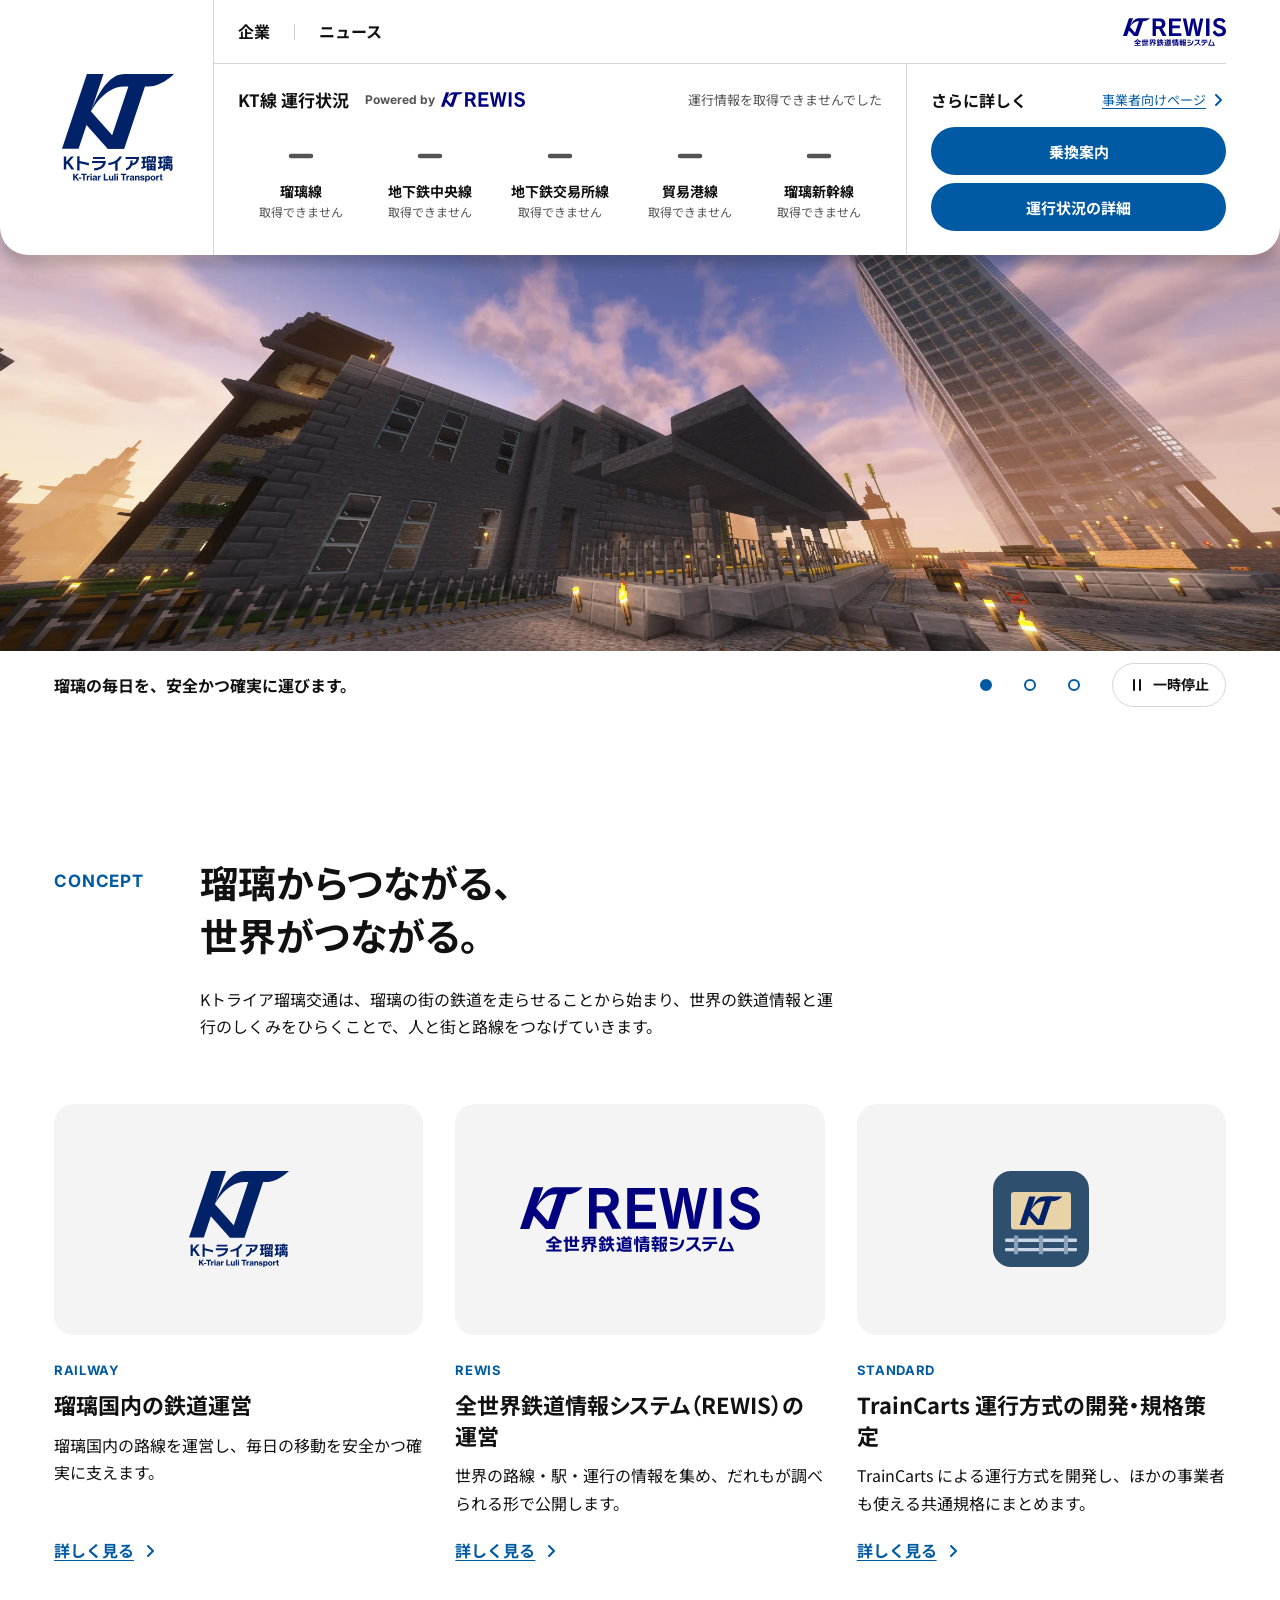
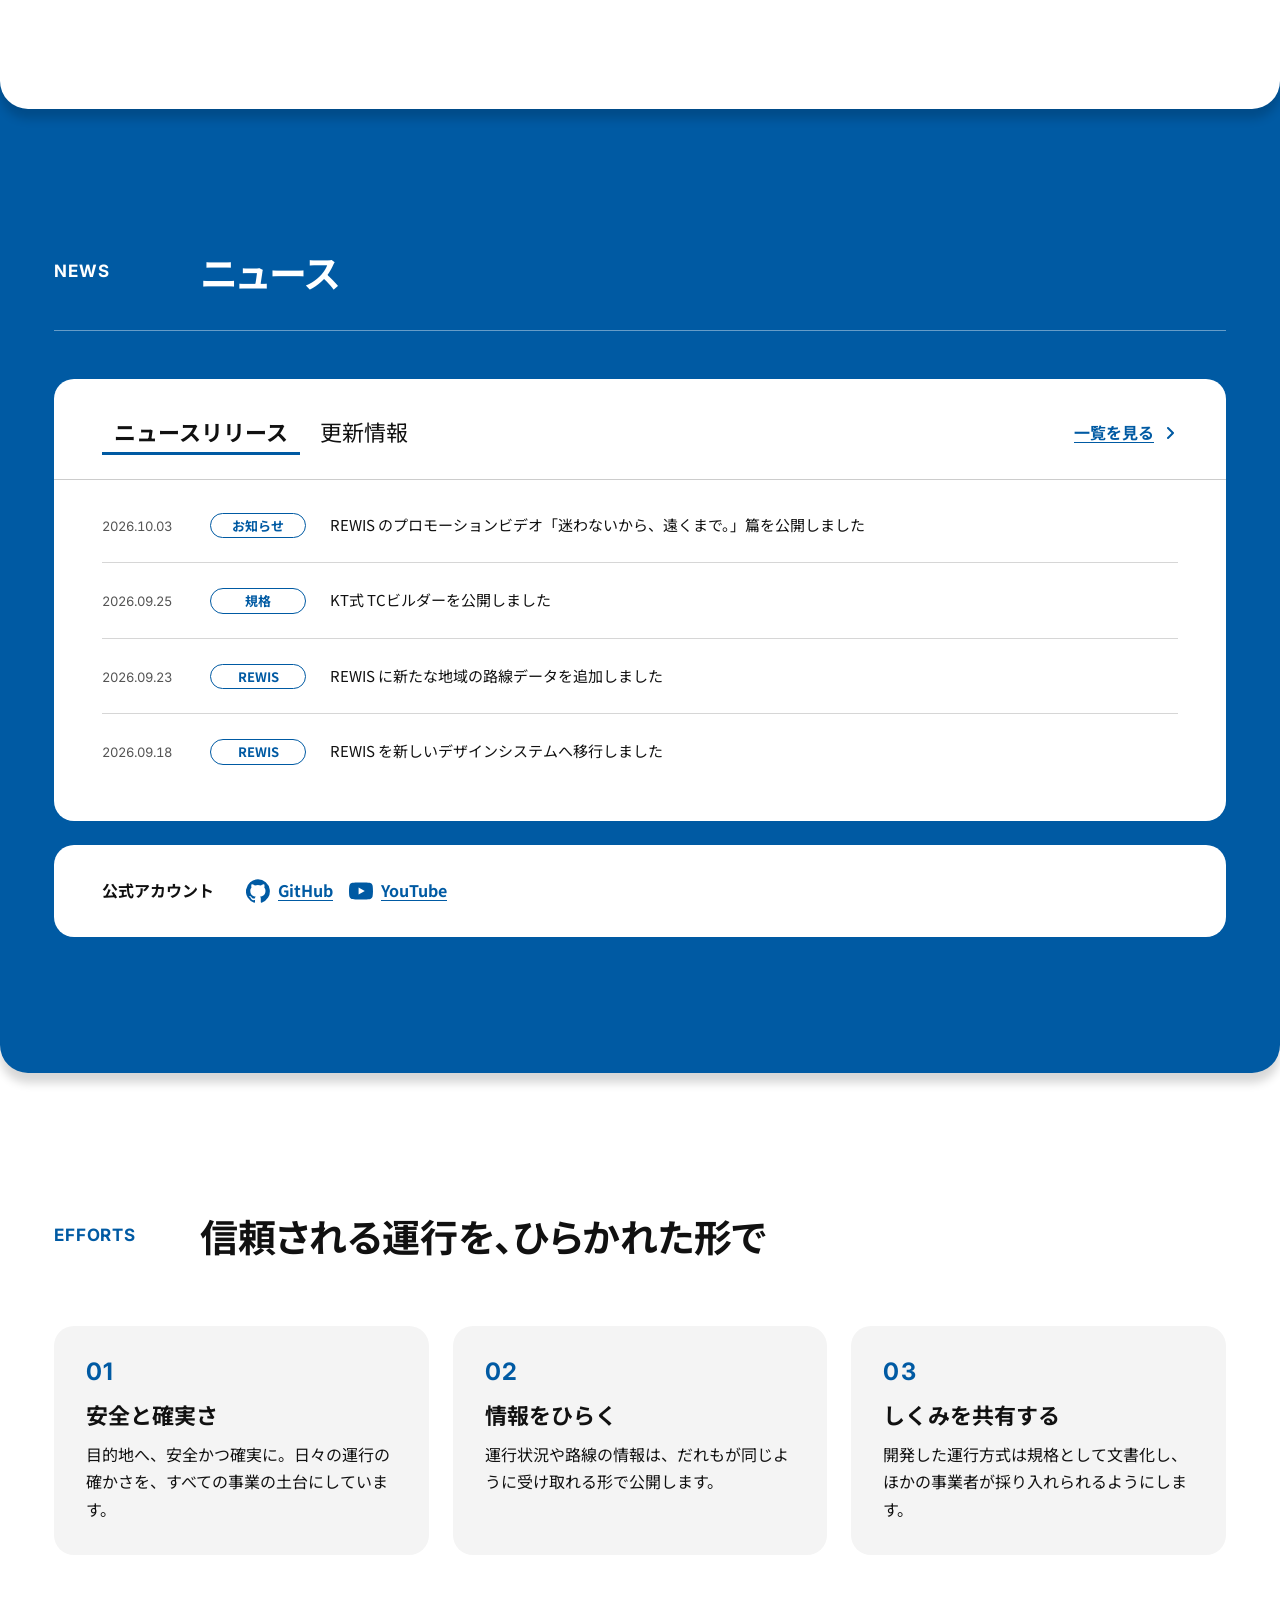
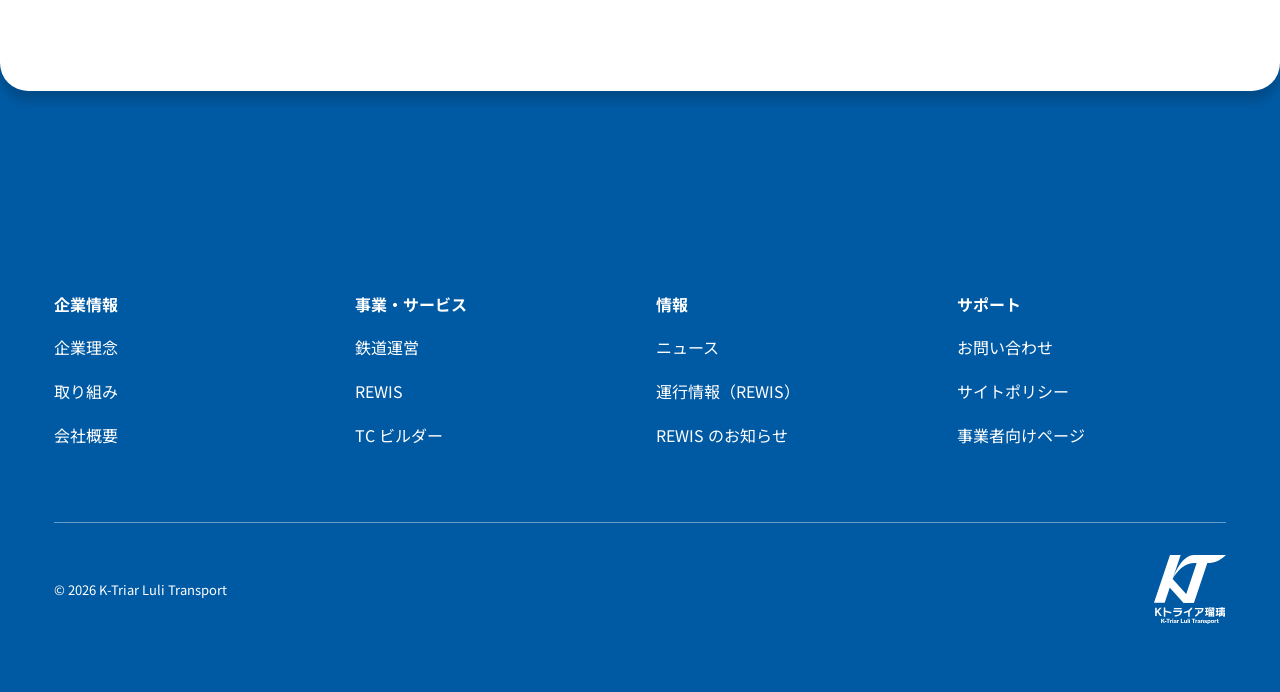
<file: index.html>
<!doctype html>
<html lang="ja">
<head>
  <meta charset="utf-8">
  <meta name="viewport" content="width=device-width, initial-scale=1">
  <title>Kトライア瑠璃交通</title>
  <meta name="description" content="Kトライア瑠璃交通は、瑠璃国内の鉄道運営、全世界鉄道情報システム REWIS の運営、TrainCarts 運行方式の開発・規格策定を行っています。">
  <link rel="canonical" href="https://k-triar.github.io/">
  <link rel="icon" href="assets/icons/kt_luli_logo.svg" type="image/svg+xml">
  <link rel="preconnect" href="https://fonts.googleapis.com">
  <link rel="preconnect" href="https://fonts.gstatic.com" crossorigin>
  <link rel="stylesheet" href="https://fonts.googleapis.com/css2?family=Inter:wght@700&family=Noto+Sans+JP:wght@400;700&display=swap">
  <link rel="stylesheet" href="styles.css">
  <script>document.documentElement.classList.add("js");</script>
  <script src="main.js" defer></script>
  <script src="home.js" defer></script>
  <script src="status.js" type="module"></script>
</head>
<body>
  <a class="skipLink" href="#main">本文へスキップ</a>

  <!-- ===== Header（ブランド / ナビ / 運行状況 / さらに詳しく） ===== -->
  <header class="mainHeader" id="top">
    <svg class="u-visuallyHidden" aria-hidden="true" focusable="false">
      <symbol id="st-normal" viewBox="0 0 40 40"><circle cx="20" cy="20" r="13.5"/></symbol>
      <symbol id="st-warning" viewBox="0 0 40 40"><path d="M20 6.5 34 31.5H6z"/></symbol>
      <symbol id="st-suspend" viewBox="0 0 40 40"><path d="M9 9l22 22M31 9 9 31"/></symbol>
      <symbol id="st-unknown" viewBox="0 0 40 40"><path d="M10 20h20"/></symbol>
    </svg>

    <div class="mainHeader_frame">
      <h1 class="mainHeader_brand">
        <a class="mainHeader_logo" href="./">
          <!-- PC はロゴ全体、1279px 以下はシンボルマーク + ロゴタイプ（表示はどちらか一方のみ） -->
          <img class="mainHeader_logoFull" src="assets/icons/kt_luli_logo.svg" alt="Kトライア瑠璃交通" width="112" height="108">
          <img class="mainHeader_logoMark" src="assets/icons/kt_luli_logo_s.svg" alt="" width="48" height="32">
          <img class="mainHeader_logoText" src="assets/icons/kt_luli_logo_text.svg" alt="Kトライア瑠璃交通" width="124" height="30">
        </a>
      </h1>

      <button class="mainHeader_menuButton" type="button" aria-expanded="false" aria-controls="globalNav">
        <span class="mainHeader_menuIcon" aria-hidden="true"></span>
        <span class="mainHeader_menuLabel">メニュー</span>
      </button>

      <nav class="globalNav" id="globalNav" aria-label="グローバルナビゲーション">
        <ul class="globalNav_list">
          <li class="globalNav_item"><a class="globalNav_link" href="company/">企業</a></li>
          <li class="globalNav_item"><a class="globalNav_link" href="news/">ニュース</a></li>
          <li class="globalNav_item globalNav_item-rewis">
            <a class="globalNav_link globalNav_link-rewis" href="rewis/">
              <img src="assets/icons/rewis_logo.svg" alt="REWIS 全世界鉄道情報システム" width="110" height="30">
            </a>
          </li>
          <!-- SP のみ表示（PC/Tablet は「さらに詳しく」の見出し行に同じリンクあり） -->
          <li class="globalNav_item globalNav_item-sub"><a class="globalNav_link" href="rewis/editor.html">事業者向けページ</a></li>
        </ul>
      </nav>

      <!-- 運行状況は status.js が REWIS の公開データから取得して書き換えます（状態名は REWIS と共通：
           normal 平常運転 / warning 運行情報あり / suspend 運転見合わせ。unknown は取得前・取得失敗）。
           表示する路線は data-line-id（REWIS の路線 ID）で指定。路線を増減するときは li を足し引きするだけでよい。 -->
      <section class="serviceStatus" id="status" aria-labelledby="statusTitle">
        <div class="serviceStatus_head">
          <h2 class="serviceStatus_title" id="statusTitle">KT線 運行状況</h2>
          <p class="serviceStatus_powered">
            <span>Powered by</span>
            <img src="assets/icons/rewis_logo_s.svg" alt="REWIS" width="62" height="17">
          </p>
          <p class="serviceStatus_time">運行情報を取得しています</p>
        </div>
        <ul class="serviceStatus_list" aria-live="polite">
          <li class="lineStatus lineStatus-unknown" data-line-id="KT-L">
            <svg class="lineStatus_icon" aria-hidden="true"><use href="#st-unknown"/></svg>
            <span class="lineStatus_name">瑠璃線</span>
            <span class="lineStatus_state">取得中</span>
          </li>
          <li class="lineStatus lineStatus-unknown" data-line-id="KT-U">
            <svg class="lineStatus_icon" aria-hidden="true"><use href="#st-unknown"/></svg>
            <span class="lineStatus_name">地下鉄中央線</span>
            <span class="lineStatus_state">取得中</span>
          </li>
          <li class="lineStatus lineStatus-unknown" data-line-id="KT-O">
            <svg class="lineStatus_icon" aria-hidden="true"><use href="#st-unknown"/></svg>
            <span class="lineStatus_name">地下鉄交易所線</span>
            <span class="lineStatus_state">取得中</span>
          </li>
          <li class="lineStatus lineStatus-unknown" data-line-id="KT-B">
            <svg class="lineStatus_icon" aria-hidden="true"><use href="#st-unknown"/></svg>
            <span class="lineStatus_name">貿易港線</span>
            <span class="lineStatus_state">取得中</span>
          </li>
          <li class="lineStatus lineStatus-unknown" data-line-id="KT-Y1">
            <svg class="lineStatus_icon" aria-hidden="true"><use href="#st-unknown"/></svg>
            <span class="lineStatus_name">瑠璃新幹線</span>
            <span class="lineStatus_state">取得中</span>
          </li>
        </ul>
      </section>

      <section class="headerMore" aria-labelledby="moreTitle">
        <div class="headerMore_head">
          <h2 class="headerMore_title" id="moreTitle">さらに詳しく</h2>
          <a class="headerMore_sub" href="rewis/editor.html">事業者向けページ<svg class="arrowLink_icon" viewBox="0 0 16 16" aria-hidden="true"><path d="M6 3l5 5-5 5"/></svg></a>
        </div>
        <div class="headerMore_actions">
          <a class="primaryButton" href="rewis/transfer/">乗換案内</a>
          <a class="primaryButton" href="rewis/operation/">運行状況の詳細</a>
        </div>
      </section>
    </div>
  </header>
  <!-- スクロール時の固定ヘッダー（.compactHeader）は main.js が上のヘッダーから生成します -->

  <main id="main" tabindex="-1">
    <!-- ===== 3. Main Visual ===== -->
    <section class="mainVisual" aria-roledescription="カルーセル" aria-label="メインビジュアル">
      <div class="mainVisual_viewport">
        <figure class="mainVisual_slide is-active" id="slide-1" aria-roledescription="スライド" aria-label="1 / 3">
          <img class="mainVisual_image" src="assets/img/hero-1-2400.webp" width="2400" height="794" alt="瑠璃の街を走る列車" fetchpriority="high">
          <figcaption class="mainVisual_caption">瑠璃の毎日を、安全かつ確実に運びます。</figcaption>
        </figure>
        <figure class="mainVisual_slide" id="slide-2" aria-roledescription="スライド" aria-label="2 / 3">
          <img class="mainVisual_image" src="assets/img/hero-2-2400.webp" width="2400" height="794" alt="REWIS の路線情報画面" loading="lazy">
          <figcaption class="mainVisual_caption">世界の鉄道情報を、ひとつの場所で調べられるように。</figcaption>
        </figure>
        <figure class="mainVisual_slide" id="slide-3" aria-roledescription="スライド" aria-label="3 / 3">
          <img class="mainVisual_image" src="assets/img/hero-3-2400.webp" width="2400" height="794" alt="TrainCarts で運行する車両" loading="lazy">
          <figcaption class="mainVisual_caption">運行のしくみを、だれもが使える規格に。</figcaption>
        </figure>
      </div>
      <div class="container mainVisual_controls" hidden>
        <div class="mainVisual_dots">
          <button class="mainVisual_dot" type="button" aria-controls="slide-1" aria-current="true"><span class="u-visuallyHidden">スライド1を表示</span></button>
          <button class="mainVisual_dot" type="button" aria-controls="slide-2"><span class="u-visuallyHidden">スライド2を表示</span></button>
          <button class="mainVisual_dot" type="button" aria-controls="slide-3"><span class="u-visuallyHidden">スライド3を表示</span></button>
        </div>
        <button class="mainVisual_toggle" type="button" aria-pressed="false">
          <svg class="mainVisual_toggleIcon mainVisual_toggleIcon-pause" viewBox="0 0 16 16" aria-hidden="true"><path d="M5 3v10M11 3v10"/></svg>
          <svg class="mainVisual_toggleIcon mainVisual_toggleIcon-play" viewBox="0 0 16 16" aria-hidden="true"><path d="M5 3l8 5-8 5z"/></svg>
          <span class="mainVisual_toggleLabel">一時停止</span>
        </button>
      </div>
    </section>

    <!-- ===== 4. Concept ===== -->
    <section class="section section-white conceptSection" id="concept" aria-labelledby="conceptTitle">
      <div class="container">
        <div class="grid-oneNineColumn">
          <p class="contentsTitle_en" aria-hidden="true">CONCEPT</p>
          <div>
            <h2 class="contentsTitle_ja" id="conceptTitle">瑠璃からつながる、<br class="u-pcOnly">世界がつながる。</h2>
            <p class="conceptSection_lead">Kトライア瑠璃交通は、瑠璃の街の鉄道を走らせることから始まり、世界の鉄道情報と運行のしくみをひらくことで、人と街と路線をつなげていきます。</p>
          </div>
        </div>

        <div class="conceptSection_business" id="business">
          <h3 class="u-visuallyHidden">事業領域</h3>
          <ul class="businessCards">
            <li class="businessCard">
              <div class="businessCard_visual">
                <img src="assets/icons/kt_luli_logo.svg" alt="" width="120" height="116" loading="lazy">
              </div>
              <p class="businessCard_label" aria-hidden="true">RAILWAY</p>
              <h4 class="businessCard_title">瑠璃国内の鉄道運営</h4>
              <p class="businessCard_text">瑠璃国内の路線を運営し、毎日の移動を安全かつ確実に支えます。</p>
              <a class="arrowLink businessCard_link" href="services/">詳しく見る<svg class="arrowLink_icon" viewBox="0 0 16 16" aria-hidden="true"><path d="M6 3l5 5-5 5"/></svg></a>
            </li>
            <li class="businessCard">
              <div class="businessCard_visual">
                <img src="assets/icons/rewis_logo.svg" alt="" width="220" height="60" loading="lazy">
              </div>
              <p class="businessCard_label" aria-hidden="true">REWIS</p>
              <h4 class="businessCard_title">全世界鉄道情報システム（REWIS）の運営</h4>
              <p class="businessCard_text">世界の路線・駅・運行の情報を集め、だれもが調べられる形で公開します。</p>
              <a class="arrowLink businessCard_link" href="rewis/">詳しく見る<svg class="arrowLink_icon" viewBox="0 0 16 16" aria-hidden="true"><path d="M6 3l5 5-5 5"/></svg></a>
            </li>
            <li class="businessCard">
              <div class="businessCard_visual">
                <img src="assets/icons/tc-builder.svg" alt="" width="116" height="116" loading="lazy">
              </div>
              <p class="businessCard_label" aria-hidden="true">STANDARD</p>
              <h4 class="businessCard_title">TrainCarts 運行方式の開発・規格策定</h4>
              <p class="businessCard_text">TrainCarts による運行方式を開発し、ほかの事業者も使える共通規格にまとめます。</p>
              <a class="arrowLink businessCard_link" href="tc-builder/">詳しく見る<svg class="arrowLink_icon" viewBox="0 0 16 16" aria-hidden="true"><path d="M6 3l5 5-5 5"/></svg></a>
            </li>
          </ul>
        </div>
      </div>
    </section>

    <!-- ===== 5. News ===== -->
    <!-- ニュースはサンプルです（最大5件／タブごと）。実データに差し替えてください。 -->
    <section class="section section-brand newsSection" id="news" aria-labelledby="newsTitle">
      <div class="container">
        <div class="newsSection_head grid-oneNineColumn">
          <p class="contentsTitle_en contentsTitle_en-onBrand" aria-hidden="true">NEWS</p>
          <h2 class="contentsTitle_ja" id="newsTitle">ニュース</h2>
        </div>

        <div class="newsCard">
          <div class="newsCard_head">
            <div class="newsTabs" role="tablist" aria-label="ニュースの種類" hidden>
              <button class="newsTabs_tab" type="button" role="tab" id="tab-release" aria-controls="panel-release" aria-selected="true">ニュースリリース</button>
              <button class="newsTabs_tab" type="button" role="tab" id="tab-update" aria-controls="panel-update" aria-selected="false" tabindex="-1">更新情報</button>
            </div>
            <a class="arrowLink" href="news/">一覧を見る<svg class="arrowLink_icon" viewBox="0 0 16 16" aria-hidden="true"><path d="M6 3l5 5-5 5"/></svg></a>
          </div>

          <div class="newsCard_panel" id="panel-release" role="tabpanel" aria-labelledby="tab-release">
            <h3 class="newsCard_panelTitle">ニュースリリース</h3>
            <ul class="newsList">
              <li class="newsList_item">
                <time class="newsList_date" datetime="2026-10-03">2026.10.03</time>
                <span class="newsList_category">お知らせ</span>
                <a class="newsList_title" href="news/">REWIS のプロモーションビデオ「迷わないから、遠くまで。」篇を公開しました</a>
              </li>
              <li class="newsList_item">
                <time class="newsList_date" datetime="2026-09-25">2026.09.25</time>
                <span class="newsList_category">規格</span>
                <a class="newsList_title" href="news/">KT式 TCビルダーを公開しました</a>
              </li>
              <li class="newsList_item">
                <time class="newsList_date" datetime="2026-09-23">2026.09.23</time>
                <span class="newsList_category">REWIS</span>
                <a class="newsList_title" href="news/">REWIS に新たな地域の路線データを追加しました</a>
              </li>
              <li class="newsList_item">
                <time class="newsList_date" datetime="2026-09-18">2026.09.18</time>
                <span class="newsList_category">REWIS</span>
                <a class="newsList_title" href="news/">REWIS を新しいデザインシステムへ移行しました</a>
              </li>
            </ul>
          </div>

          <div class="newsCard_panel" id="panel-update" role="tabpanel" aria-labelledby="tab-update">
            <h3 class="newsCard_panelTitle">更新情報</h3>
            <ul class="newsList">
              <li class="newsList_item">
                <time class="newsList_date" datetime="2026-10-04">2026.10.04</time>
                <span class="newsList_category">お知らせ</span>
                <a class="newsList_title" href="news/">公式サイトを公開しました</a>
              </li>
              <li class="newsList_item">
                <time class="newsList_date" datetime="2026-10-03">2026.10.03</time>
                <span class="newsList_category">REWIS</span>
                <a class="newsList_title" href="news/">REWIS の操作マニュアルを公開しました</a>
              </li>
              <li class="newsList_item">
                <time class="newsList_date" datetime="2026-09-17">2026.09.17</time>
                <span class="newsList_category">REWIS</span>
                <a class="newsList_title" href="news/">REWIS のデータ構造を更新し、新エディタへ移行しました</a>
              </li>
            </ul>
          </div>
        </div>

        <div class="socialBand">
          <h3 class="socialBand_title">公式アカウント</h3>
          <ul class="socialBand_list">
            <li>
              <a class="socialBand_link" href="https://github.com/K-Triar" rel="noopener">
                <svg class="socialBand_icon" viewBox="0 0 24 24" aria-hidden="true"><path d="M12 .3a12 12 0 0 0-3.8 23.4c.6.1.8-.3.8-.6v-2c-3.3.7-4-1.6-4-1.6-.6-1.4-1.4-1.8-1.4-1.8-1-.7.1-.7.1-.7 1.2.1 1.8 1.2 1.8 1.2 1.1 1.8 2.8 1.3 3.5 1 .1-.8.4-1.3.8-1.6-2.7-.3-5.5-1.3-5.5-5.9 0-1.3.5-2.4 1.2-3.2-.1-.3-.5-1.5.1-3.2 0 0 1-.3 3.3 1.2a11.5 11.5 0 0 1 6 0c2.3-1.5 3.3-1.2 3.3-1.2.6 1.7.2 2.9.1 3.2.8.8 1.2 1.9 1.2 3.2 0 4.6-2.8 5.6-5.5 5.9.4.4.8 1.1.8 2.2v3.3c0 .3.2.7.8.6A12 12 0 0 0 12 .3"/></svg>
                <span>GitHub</span>
              </a>
            </li>
            <li>
              <a class="socialBand_link" href="https://www.youtube.com/@k-triar" rel="noopener">
                <svg class="socialBand_icon" viewBox="0 0 24 24" aria-hidden="true"><path d="M23.5 6.2a3 3 0 0 0-2.1-2.1C19.5 3.6 12 3.6 12 3.6s-7.5 0-9.4.5A3 3 0 0 0 .5 6.2C0 8.1 0 12 0 12s0 3.9.5 5.8a3 3 0 0 0 2.1 2.1c1.9.5 9.4.5 9.4.5s7.5 0 9.4-.5a3 3 0 0 0 2.1-2.1c.5-1.9.5-5.8.5-5.8s0-3.9-.5-5.8M9.6 15.6V8.4l6.2 3.6z"/></svg>
                <span>YouTube</span>
              </a>
            </li>
          </ul>
        </div>
      </div>
    </section>

    <!-- ===== 6. Efforts ===== -->
    <section class="section section-white effortsSection" id="efforts" aria-labelledby="effortsTitle">
      <div class="container">
        <div class="grid-oneNineColumn">
          <p class="contentsTitle_en" aria-hidden="true">EFFORTS</p>
          <h2 class="contentsTitle_ja" id="effortsTitle">信頼される運行を、ひらかれた形で</h2>
        </div>
        <ul class="effortCards">
          <li class="effortCard">
            <p class="effortCard_number" aria-hidden="true">01</p>
            <h3 class="effortCard_title">安全と確実さ</h3>
            <p class="effortCard_text">目的地へ、安全かつ確実に。日々の運行の確かさを、すべての事業の土台にしています。</p>
          </li>
          <li class="effortCard">
            <p class="effortCard_number" aria-hidden="true">02</p>
            <h3 class="effortCard_title">情報をひらく</h3>
            <p class="effortCard_text">運行状況や路線の情報は、だれもが同じように受け取れる形で公開します。</p>
          </li>
          <li class="effortCard">
            <p class="effortCard_number" aria-hidden="true">03</p>
            <h3 class="effortCard_title">しくみを共有する</h3>
            <p class="effortCard_text">開発した運行方式は規格として文書化し、ほかの事業者が採り入れられるようにします。</p>
          </li>
        </ul>
      </div>
    </section>
  </main>

  <!-- ===== 7. Footer ===== -->
  <footer class="mainFooter">
    <div class="container">
      <!-- rewis/・tc-builder/ は別リポジトリの公開ページです -->
      <nav class="mainFooter_nav" aria-label="サイトマップ">
        <div class="mainFooter_group">
          <h2 class="mainFooter_heading">企業情報</h2>
          <ul class="mainFooter_list">
            <li><a class="mainFooter_link" href="company/">企業理念</a></li>
            <li><a class="mainFooter_link" href="company/#efforts">取り組み</a></li>
            <li><a class="mainFooter_link" href="company/#profile">会社概要</a></li>
          </ul>
        </div>
        <div class="mainFooter_group">
          <h2 class="mainFooter_heading">事業・サービス</h2>
          <ul class="mainFooter_list">
            <li><a class="mainFooter_link" href="services/">鉄道運営</a></li>
            <li><a class="mainFooter_link" href="rewis/">REWIS</a></li>
            <li><a class="mainFooter_link" href="tc-builder/">TC ビルダー</a></li>
          </ul>
        </div>
        <div class="mainFooter_group">
          <h2 class="mainFooter_heading">情報</h2>
          <ul class="mainFooter_list">
            <li><a class="mainFooter_link" href="news/">ニュース</a></li>
            <li><a class="mainFooter_link" href="rewis/operation/">運行情報（REWIS）</a></li>
            <li><a class="mainFooter_link" href="rewis/information/">REWIS のお知らせ</a></li>
          </ul>
        </div>
        <div class="mainFooter_group">
          <h2 class="mainFooter_heading">サポート</h2>
          <ul class="mainFooter_list">
            <li><a class="mainFooter_link" href="contact/">お問い合わせ</a></li>
            <li><a class="mainFooter_link" href="policy/">サイトポリシー</a></li>
            <li><a class="mainFooter_link" href="rewis/editor.html">事業者向けページ</a></li>
          </ul>
        </div>
      </nav>
      <div class="mainFooter_bottom">
        <a class="mainFooter_logo" href="#top">
          <img src="assets/icons/kt_luli_logo_w.svg" alt="Kトライア瑠璃交通" width="72" height="69" loading="lazy">
        </a>
        <p class="mainFooter_copy"><small>&copy; 2026 K-Triar Luli Transport</small></p>
      </div>
    </div>
  </footer>
</body>
</html>
</file>
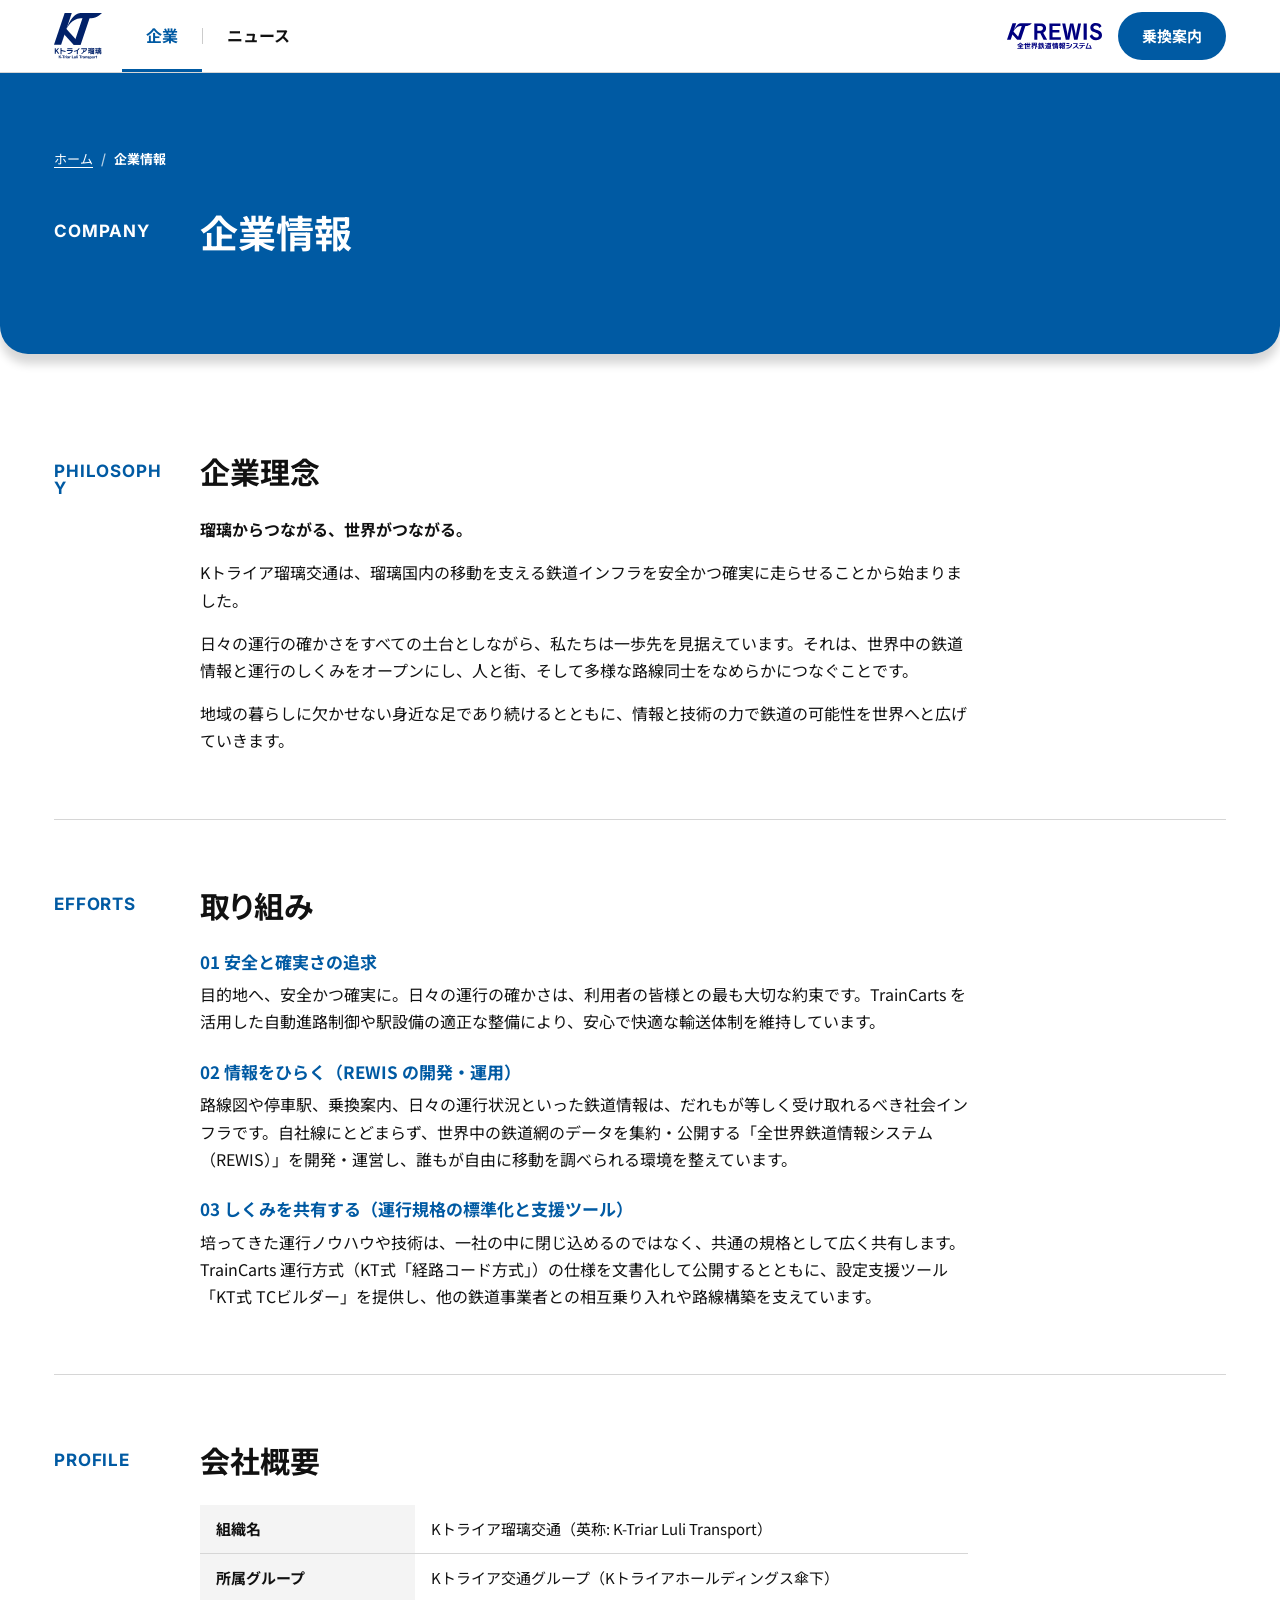
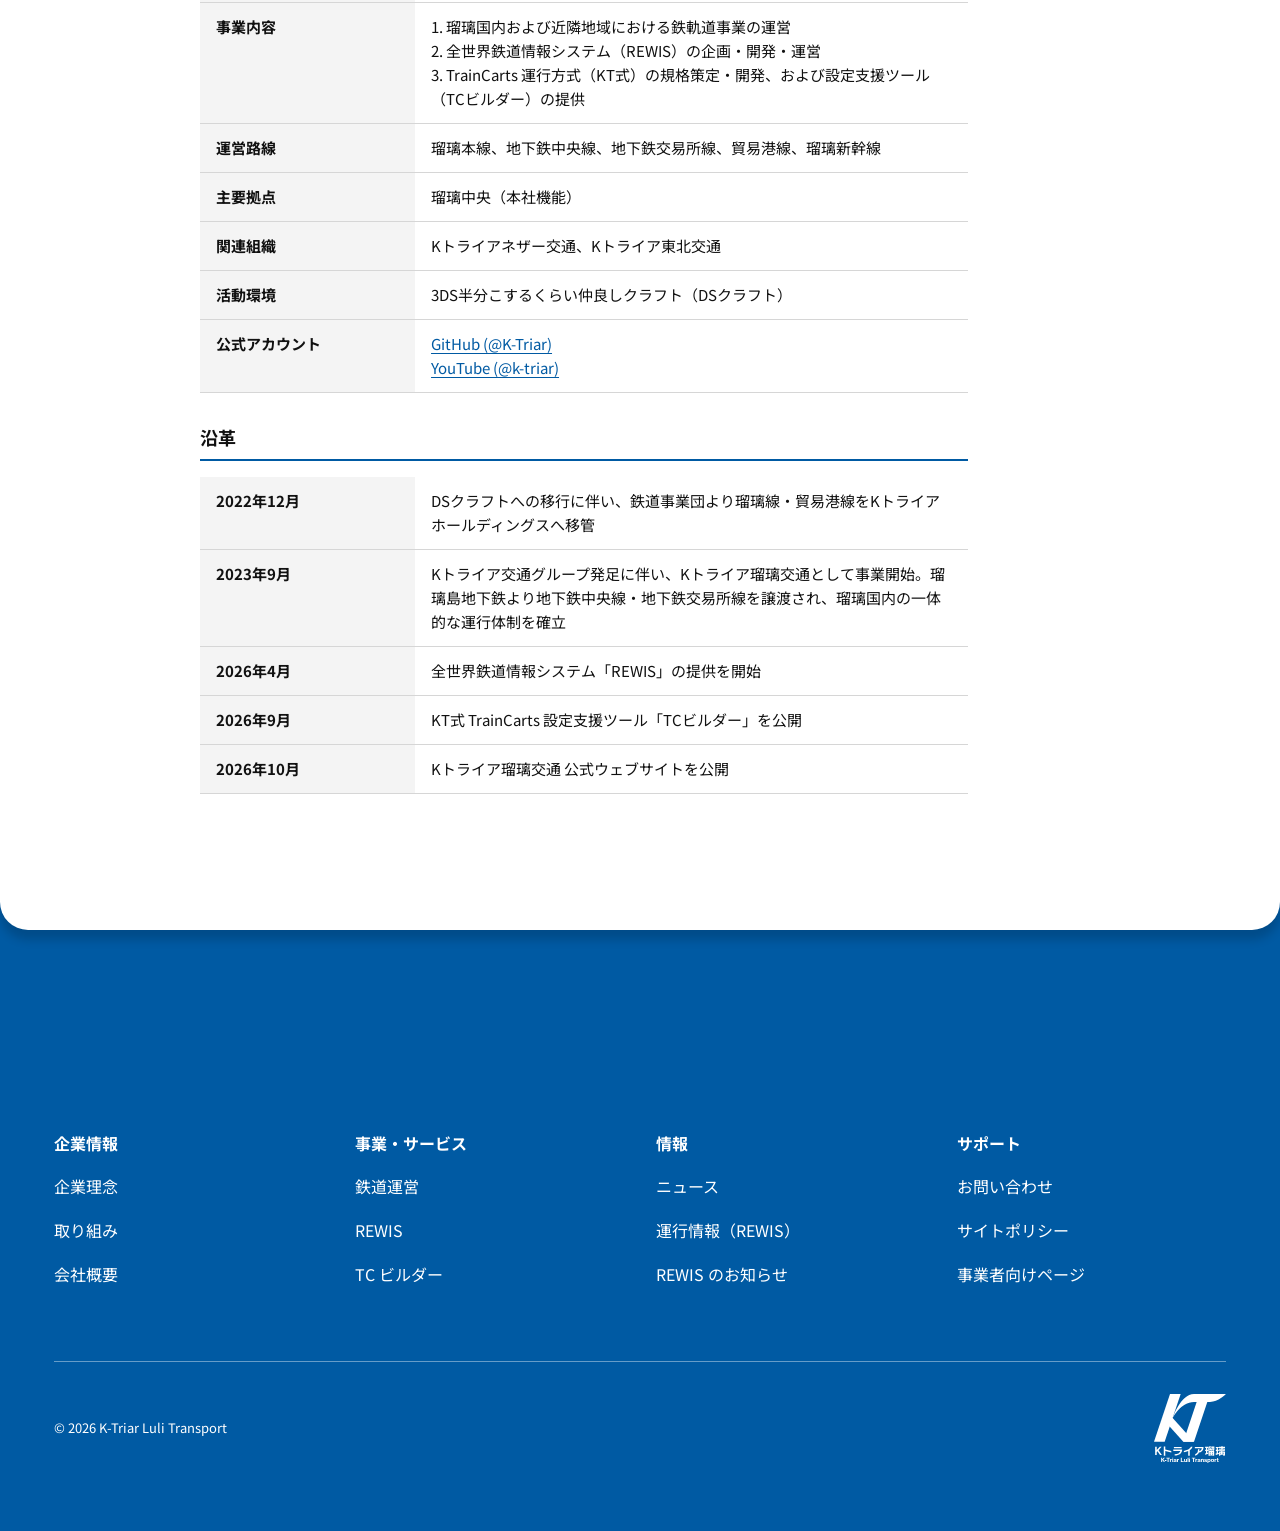
<file: company/index.html>
<!doctype html>
<html lang="ja">
<head>
  <meta charset="utf-8">
  <meta name="viewport" content="width=device-width, initial-scale=1">
  <title>企業情報 | Kトライア瑠璃交通</title>
  <meta name="description" content="Kトライア瑠璃交通の企業理念、取り組み、会社概要をご案内します。">
  <link rel="canonical" href="https://k-triar.github.io/company/">
  <link rel="icon" href="../assets/icons/kt_luli_logo.svg" type="image/svg+xml">
  <link rel="preconnect" href="https://fonts.googleapis.com">
  <link rel="preconnect" href="https://fonts.gstatic.com" crossorigin>
  <link rel="stylesheet" href="https://fonts.googleapis.com/css2?family=Inter:wght@700&family=Noto+Sans+JP:wght@400;700&display=swap">
  <link rel="stylesheet" href="../styles.css">
  <script>document.documentElement.classList.add("js");</script>
  <script src="../main.js" defer></script>
</head>
<body>
  <a class="skipLink" href="#main">本文へスキップ</a>

  <!-- ===== Header（Top page の縮小ヘッダーを上部に固定。運行状況サマリは出さない） ===== -->
  <header class="compactHeader compactHeader-page is-visible" id="top">
    <div class="compactHeader_inner">
      <a class="compactHeader_logo" href="../">
        <img src="../assets/icons/kt_luli_logo.svg" alt="Kトライア瑠璃交通 トップページ" width="48" height="46">
      </a>
      <nav class="compactHeader_nav" id="globalNav" aria-label="グローバルナビゲーション">
        <ul class="compactHeader_list">
          <li class="compactHeader_item"><a class="compactHeader_link" href="../company/" aria-current="page">企業</a></li>
          <li class="compactHeader_item"><a class="compactHeader_link" href="../news/">ニュース</a></li>
          <li class="compactHeader_item compactHeader_item-rewis">
            <a class="compactHeader_link compactHeader_link-rewis" href="../rewis/">
              <img src="../assets/icons/rewis_logo.svg" alt="REWIS 全世界鉄道情報システム" width="110" height="30">
            </a>
          </li>
          <li class="compactHeader_item compactHeader_item-cta"><a class="primaryButton" href="../rewis/transfer/">乗換案内</a></li>
        </ul>
      </nav>
      <div class="compactHeader_tools">
        <a class="compactHeader_rewis" href="../rewis/"><img src="../assets/icons/rewis_logo.svg" alt="REWIS 全世界鉄道情報システム" width="110" height="30"></a>
        <a class="primaryButton compactHeader_cta" href="../rewis/transfer/">乗換案内</a>
        <button class="compactHeader_menuButton" type="button" aria-expanded="false" aria-controls="globalNav">
          <span class="mainHeader_menuIcon" aria-hidden="true"></span><span class="compactHeader_menuLabel">メニュー</span>
        </button>
      </div>
    </div>
  </header>

  <main id="main" tabindex="-1">
    <!-- ===== ページ見出し ===== -->
    <section class="section section-brand pageHead" aria-labelledby="pageTitle">
      <div class="container">
        <nav aria-label="パンくず">
          <ol class="breadcrumb">
            <li class="breadcrumb_item"><a class="breadcrumb_link" href="../">ホーム</a></li>
            <li class="breadcrumb_item" aria-current="page">企業情報</li>
          </ol>
        </nav>
        <div class="grid-oneNineColumn">
          <p class="contentsTitle_en contentsTitle_en-onBrand" aria-hidden="true">COMPANY</p>
          <h1 class="contentsTitle_ja" id="pageTitle">企業情報</h1>
        </div>
      </div>
    </section>

    <!-- ===== 本文（内容は未作成。プレースホルダ） ===== -->
    <section class="section section-white pageBody">
      <div class="container">
        <div class="pageBody_blocks">
          <section class="pageBlock" id="philosophy" aria-labelledby="philosophyTitle">
            <div class="grid-oneNineColumn">
              <p class="contentsTitle_en" aria-hidden="true">PHILOSOPHY</p>
              <div>
                <h2 class="contentsTitle_ja" id="philosophyTitle">企業理念</h2>
                <div class="pageBlock_body">
                  <p><strong>瑠璃からつながる、世界がつながる。</strong></p>
                  <p>Kトライア瑠璃交通は、瑠璃国内の移動を支える鉄道インフラを安全かつ確実に走らせることから始まりました。</p>
                  <p>日々の運行の確かさをすべての土台としながら、私たちは一歩先を見据えています。それは、世界中の鉄道情報と運行のしくみをオープンにし、人と街、そして多様な路線同士をなめらかにつなぐことです。</p>
                  <p>地域の暮らしに欠かせない身近な足であり続けるとともに、情報と技術の力で鉄道の可能性を世界へと広げていきます。</p>
                </div>
              </div>
            </div>
          </section>

          <section class="pageBlock" id="efforts" aria-labelledby="effortsTitle">
            <div class="grid-oneNineColumn">
              <p class="contentsTitle_en" aria-hidden="true">EFFORTS</p>
              <div>
                <h2 class="contentsTitle_ja" id="effortsTitle">取り組み</h2>
                <div class="pageBlock_body">
                  <div class="effortDetail">
                    <h3 class="effortDetail_title">01 安全と確実さの追求</h3>
                    <p>目的地へ、安全かつ確実に。日々の運行の確かさは、利用者の皆様との最も大切な約束です。TrainCarts を活用した自動進路制御や駅設備の適正な整備により、安心で快適な輸送体制を維持しています。</p>
                  </div>
                  <div class="effortDetail">
                    <h3 class="effortDetail_title">02 情報をひらく（REWIS の開発・運用）</h3>
                    <p>路線図や停車駅、乗換案内、日々の運行状況といった鉄道情報は、だれもが等しく受け取れるべき社会インフラです。自社線にとどまらず、世界中の鉄道網のデータを集約・公開する「全世界鉄道情報システム（REWIS）」を開発・運営し、誰もが自由に移動を調べられる環境を整えています。</p>
                  </div>
                  <div class="effortDetail">
                    <h3 class="effortDetail_title">03 しくみを共有する（運行規格の標準化と支援ツール）</h3>
                    <p>培ってきた運行ノウハウや技術は、一社の中に閉じ込めるのではなく、共通の規格として広く共有します。TrainCarts 運行方式（KT式「経路コード方式」）の仕様を文書化して公開するとともに、設定支援ツール「KT式 TCビルダー」を提供し、他の鉄道事業者との相互乗り入れや路線構築を支えています。</p>
                  </div>
                </div>
              </div>
            </div>
          </section>

          <section class="pageBlock" id="profile" aria-labelledby="profileTitle">
            <div class="grid-oneNineColumn">
              <p class="contentsTitle_en" aria-hidden="true">PROFILE</p>
              <div>
                <h2 class="contentsTitle_ja" id="profileTitle">会社概要</h2>
                <div class="pageBlock_body">
                  <table class="contentTable">
                    <tbody>
                      <tr>
                        <th scope="row">組織名</th>
                        <td>Kトライア瑠璃交通（英称: K-Triar Luli Transport）</td>
                      </tr>
                      <tr>
                        <th scope="row">所属グループ</th>
                        <td>Kトライア交通グループ（Kトライアホールディングス傘下）</td>
                      </tr>
                      <tr>
                        <th scope="row">事業内容</th>
                        <td>
                          1. 瑠璃国内および近隣地域における鉄軌道事業の運営<br>
                          2. 全世界鉄道情報システム（REWIS）の企画・開発・運営<br>
                          3. TrainCarts 運行方式（KT式）の規格策定・開発、および設定支援ツール（TCビルダー）の提供
                        </td>
                      </tr>
                      <tr>
                        <th scope="row">運営路線</th>
                        <td>瑠璃本線、地下鉄中央線、地下鉄交易所線、貿易港線、瑠璃新幹線</td>
                      </tr>
                      <tr>
                        <th scope="row">主要拠点</th>
                        <td>瑠璃中央（本社機能）</td>
                      </tr>
                      <tr>
                        <th scope="row">関連組織</th>
                        <td>Kトライアネザー交通、Kトライア東北交通</td>
                      </tr>
                      <tr>
                        <th scope="row">活動環境</th>
                        <td>3DS半分こするくらい仲良しクラフト（DSクラフト）</td>
                      </tr>
                      <tr>
                        <th scope="row">公式アカウント</th>
                        <td><a href="https://github.com/K-Triar" rel="noopener">GitHub (@K-Triar)</a><br><a href="https://www.youtube.com/@k-triar" rel="noopener">YouTube (@k-triar)</a></td>
                      </tr>
                    </tbody>
                  </table>

                  <h3 class="subSectionTitle">沿革</h3>
                  <table class="contentTable">
                    <tbody>
                      <tr>
                        <th scope="row">2022年12月</th>
                        <td>DSクラフトへの移行に伴い、鉄道事業団より瑠璃線・貿易港線をKトライアホールディングスへ移管</td>
                      </tr>
                      <tr>
                        <th scope="row">2023年9月</th>
                        <td>Kトライア交通グループ発足に伴い、Kトライア瑠璃交通として事業開始。瑠璃島地下鉄より地下鉄中央線・地下鉄交易所線を譲渡され、瑠璃国内の一体的な運行体制を確立</td>
                      </tr>
                      <tr>
                        <th scope="row">2026年4月</th>
                        <td>全世界鉄道情報システム「REWIS」の提供を開始</td>
                      </tr>
                      <tr>
                        <th scope="row">2026年9月</th>
                        <td>KT式 TrainCarts 設定支援ツール「TCビルダー」を公開</td>
                      </tr>
                      <tr>
                        <th scope="row">2026年10月</th>
                        <td>Kトライア瑠璃交通 公式ウェブサイトを公開</td>
                      </tr>
                    </tbody>
                  </table>
                </div>
              </div>
            </div>
          </section>
        </div>
      </div>
    </section>
  </main>

  <footer class="mainFooter">
    <div class="container">
      <nav class="mainFooter_nav" aria-label="サイトマップ">
        <div class="mainFooter_group">
          <h2 class="mainFooter_heading">企業情報</h2>
          <ul class="mainFooter_list">
            <li><a class="mainFooter_link" href="../company/">企業理念</a></li>
            <li><a class="mainFooter_link" href="../company/#efforts">取り組み</a></li>
            <li><a class="mainFooter_link" href="../company/#profile">会社概要</a></li>
          </ul>
        </div>
        <div class="mainFooter_group">
          <h2 class="mainFooter_heading">事業・サービス</h2>
          <ul class="mainFooter_list">
            <li><a class="mainFooter_link" href="../services/">鉄道運営</a></li>
            <li><a class="mainFooter_link" href="../rewis/">REWIS</a></li>
            <li><a class="mainFooter_link" href="../tc-builder/">TC ビルダー</a></li>
          </ul>
        </div>
        <div class="mainFooter_group">
          <h2 class="mainFooter_heading">情報</h2>
          <ul class="mainFooter_list">
            <li><a class="mainFooter_link" href="../news/">ニュース</a></li>
            <li><a class="mainFooter_link" href="../rewis/operation/">運行情報（REWIS）</a></li>
            <li><a class="mainFooter_link" href="../rewis/information/">REWIS のお知らせ</a></li>
          </ul>
        </div>
        <div class="mainFooter_group">
          <h2 class="mainFooter_heading">サポート</h2>
          <ul class="mainFooter_list">
            <li><a class="mainFooter_link" href="../contact/">お問い合わせ</a></li>
            <li><a class="mainFooter_link" href="../policy/">サイトポリシー</a></li>
            <li><a class="mainFooter_link" href="../rewis/editor.html">事業者向けページ</a></li>
          </ul>
        </div>
      </nav>
      <div class="mainFooter_bottom">
        <a class="mainFooter_logo" href="#top">
          <img src="../assets/icons/kt_luli_logo_w.svg" alt="Kトライア瑠璃交通" width="72" height="69" loading="lazy">
        </a>
        <p class="mainFooter_copy"><small>&copy; 2026 K-Triar Luli Transport</small></p>
      </div>
    </div>
  </footer>
</body>
</html>
</file>
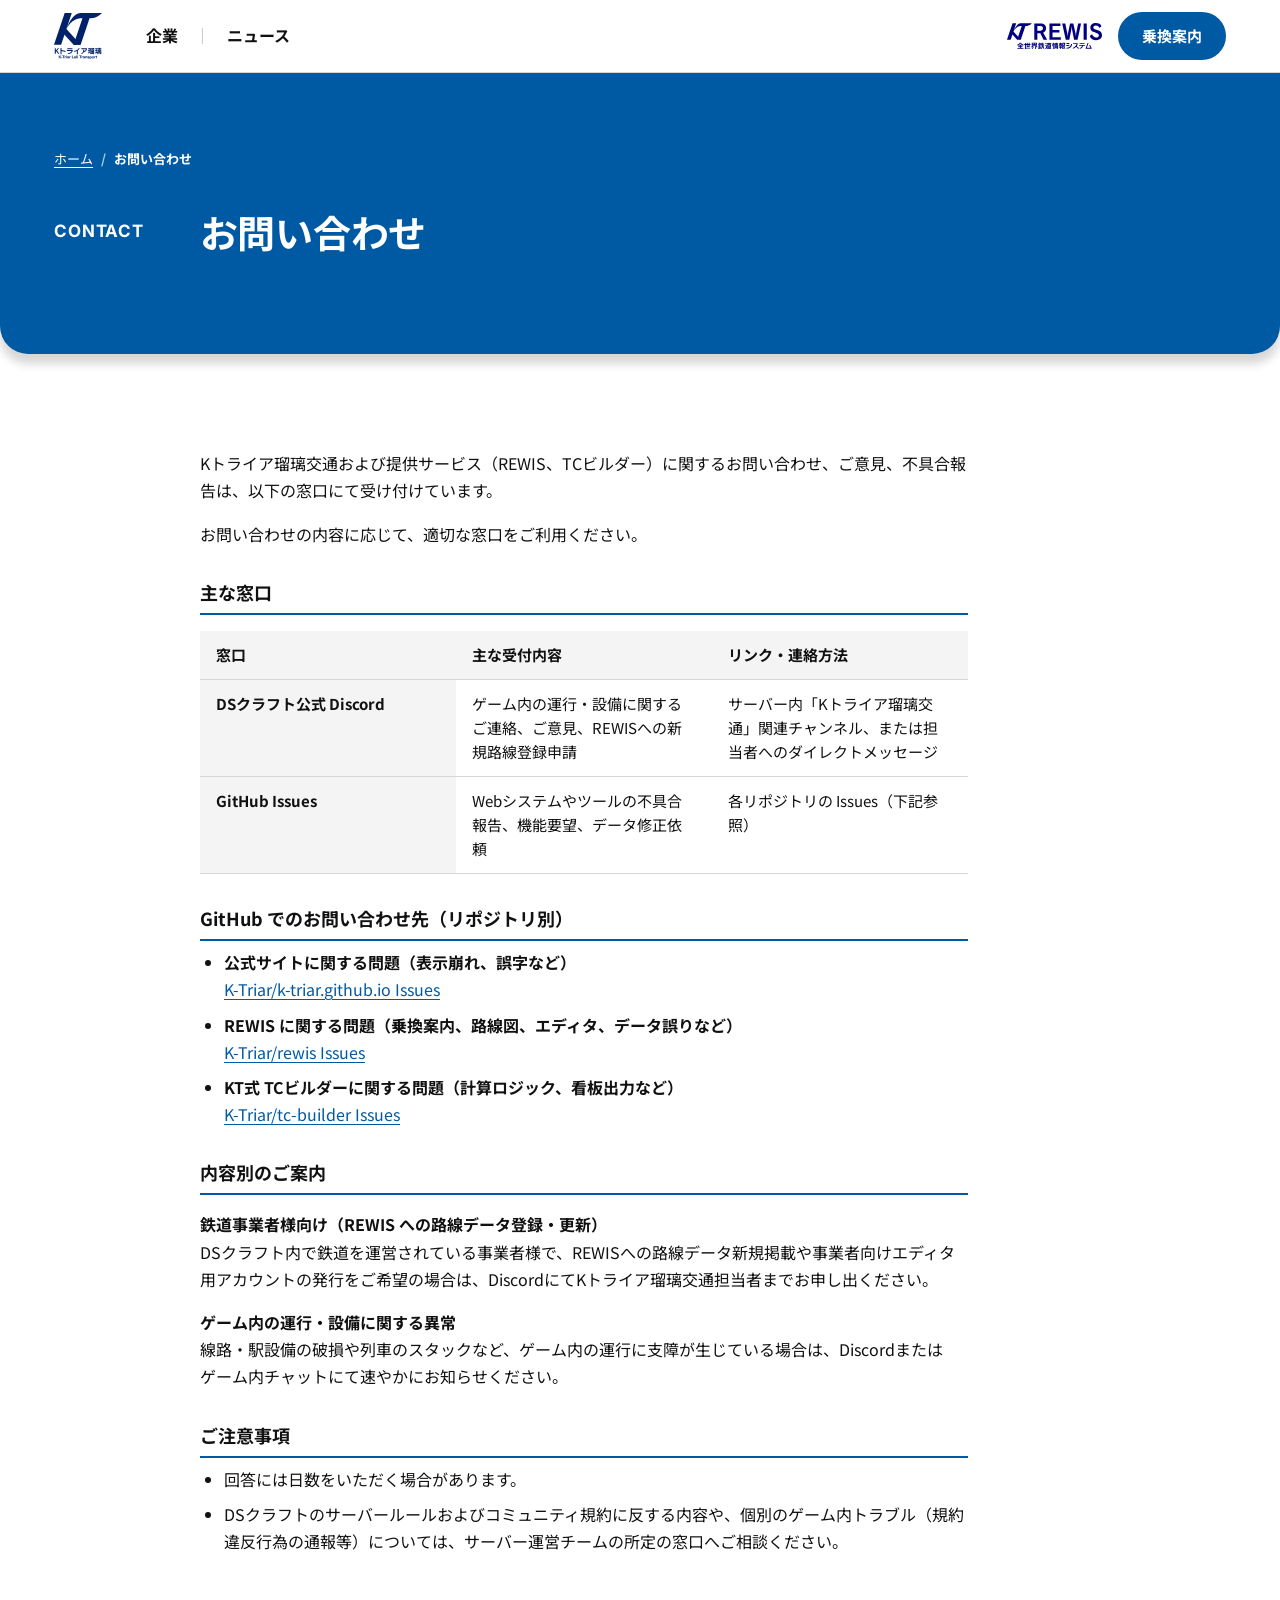
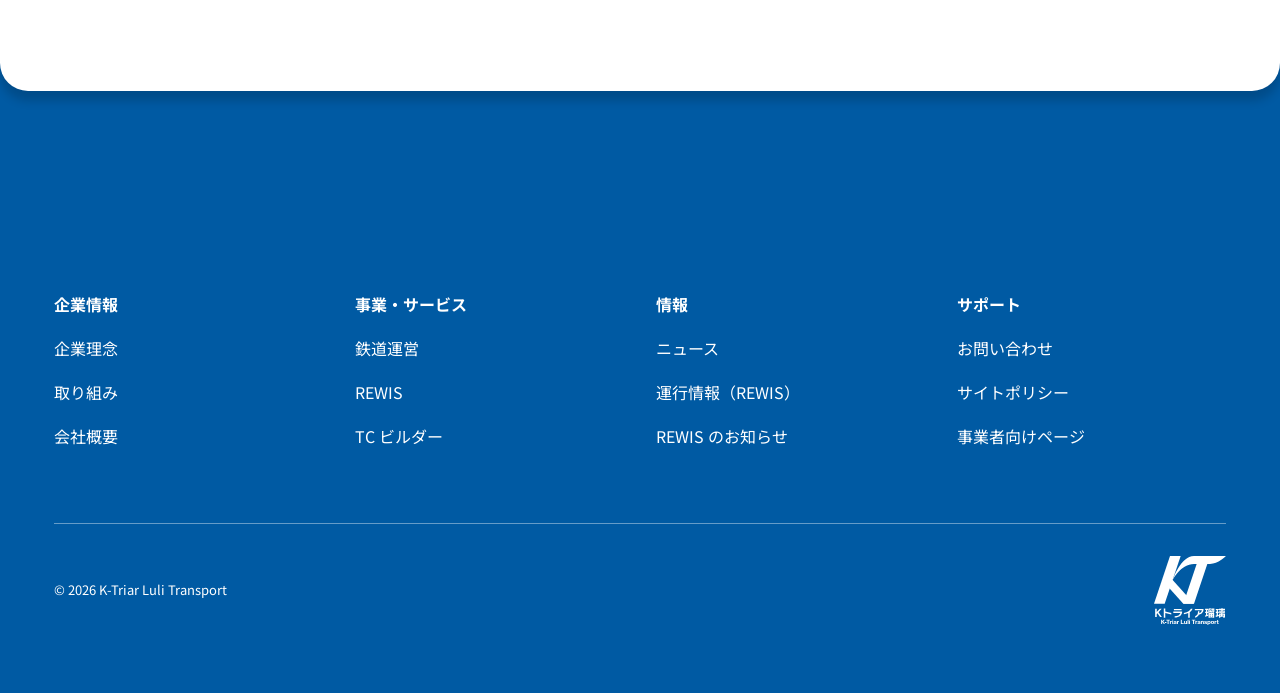
<file: contact/index.html>
<!doctype html>
<html lang="ja">
<head>
  <meta charset="utf-8">
  <meta name="viewport" content="width=device-width, initial-scale=1">
  <title>お問い合わせ | Kトライア瑠璃交通</title>
  <meta name="description" content="Kトライア瑠璃交通へのお問い合わせ方法をご案内します。">
  <link rel="canonical" href="https://k-triar.github.io/contact/">
  <link rel="icon" href="../assets/icons/kt_luli_logo.svg" type="image/svg+xml">
  <link rel="preconnect" href="https://fonts.googleapis.com">
  <link rel="preconnect" href="https://fonts.gstatic.com" crossorigin>
  <link rel="stylesheet" href="https://fonts.googleapis.com/css2?family=Inter:wght@700&family=Noto+Sans+JP:wght@400;700&display=swap">
  <link rel="stylesheet" href="../styles.css">
  <script>document.documentElement.classList.add("js");</script>
  <script src="../main.js" defer></script>
</head>
<body>
  <a class="skipLink" href="#main">本文へスキップ</a>

  <!-- ===== Header（Top page の縮小ヘッダーを上部に固定。運行状況サマリは出さない） ===== -->
  <header class="compactHeader compactHeader-page is-visible" id="top">
    <div class="compactHeader_inner">
      <a class="compactHeader_logo" href="../">
        <img src="../assets/icons/kt_luli_logo.svg" alt="Kトライア瑠璃交通 トップページ" width="48" height="46">
      </a>
      <nav class="compactHeader_nav" id="globalNav" aria-label="グローバルナビゲーション">
        <ul class="compactHeader_list">
          <li class="compactHeader_item"><a class="compactHeader_link" href="../company/">企業</a></li>
          <li class="compactHeader_item"><a class="compactHeader_link" href="../news/">ニュース</a></li>
          <li class="compactHeader_item compactHeader_item-rewis">
            <a class="compactHeader_link compactHeader_link-rewis" href="../rewis/">
              <img src="../assets/icons/rewis_logo.svg" alt="REWIS 全世界鉄道情報システム" width="110" height="30">
            </a>
          </li>
          <li class="compactHeader_item compactHeader_item-cta"><a class="primaryButton" href="../rewis/transfer/">乗換案内</a></li>
        </ul>
      </nav>
      <div class="compactHeader_tools">
        <a class="compactHeader_rewis" href="../rewis/"><img src="../assets/icons/rewis_logo.svg" alt="REWIS 全世界鉄道情報システム" width="110" height="30"></a>
        <a class="primaryButton compactHeader_cta" href="../rewis/transfer/">乗換案内</a>
        <button class="compactHeader_menuButton" type="button" aria-expanded="false" aria-controls="globalNav">
          <span class="mainHeader_menuIcon" aria-hidden="true"></span><span class="compactHeader_menuLabel">メニュー</span>
        </button>
      </div>
    </div>
  </header>

  <main id="main" tabindex="-1">
    <!-- ===== ページ見出し ===== -->
    <section class="section section-brand pageHead" aria-labelledby="pageTitle">
      <div class="container">
        <nav aria-label="パンくず">
          <ol class="breadcrumb">
            <li class="breadcrumb_item"><a class="breadcrumb_link" href="../">ホーム</a></li>
            <li class="breadcrumb_item" aria-current="page">お問い合わせ</li>
          </ol>
        </nav>
        <div class="grid-oneNineColumn">
          <p class="contentsTitle_en contentsTitle_en-onBrand" aria-hidden="true">CONTACT</p>
          <h1 class="contentsTitle_ja" id="pageTitle">お問い合わせ</h1>
        </div>
      </div>
    </section>

    <!-- ===== 本文（内容は未作成。プレースホルダ） ===== -->
    <section class="section section-white pageBody">
      <div class="container">
        <div class="pageBody_grid">
          <div class="pageBody_content">
            <p>Kトライア瑠璃交通および提供サービス（REWIS、TCビルダー）に関するお問い合わせ、ご意見、不具合報告は、以下の窓口にて受け付けています。</p>
            <p>お問い合わせの内容に応じて、適切な窓口をご利用ください。</p>

            <h2 class="subSectionTitle">主な窓口</h2>
            <table class="contentTable">
              <thead>
                <tr>
                  <th scope="col">窓口</th>
                  <th scope="col">主な受付内容</th>
                  <th scope="col">リンク・連絡方法</th>
                </tr>
              </thead>
              <tbody>
                <tr>
                  <th scope="row">DSクラフト公式 Discord</th>
                  <td>ゲーム内の運行・設備に関するご連絡、ご意見、REWISへの新規路線登録申請</td>
                  <td>サーバー内「Kトライア瑠璃交通」関連チャンネル、または担当者へのダイレクトメッセージ</td>
                </tr>
                <tr>
                  <th scope="row">GitHub Issues</th>
                  <td>Webシステムやツールの不具合報告、機能要望、データ修正依頼</td>
                  <td>各リポジトリの Issues（下記参照）</td>
                </tr>
              </tbody>
            </table>

            <h2 class="subSectionTitle">GitHub でのお問い合わせ先（リポジトリ別）</h2>
            <ul class="contentList">
              <li><strong>公式サイトに関する問題（表示崩れ、誤字など）</strong><br><a href="https://github.com/K-Triar/k-triar.github.io/issues" rel="noopener">K-Triar/k-triar.github.io Issues</a></li>
              <li><strong>REWIS に関する問題（乗換案内、路線図、エディタ、データ誤りなど）</strong><br><a href="https://github.com/K-Triar/rewis/issues" rel="noopener">K-Triar/rewis Issues</a></li>
              <li><strong>KT式 TCビルダーに関する問題（計算ロジック、看板出力など）</strong><br><a href="https://github.com/K-Triar/tc-builder/issues" rel="noopener">K-Triar/tc-builder Issues</a></li>
            </ul>

            <h2 class="subSectionTitle">内容別のご案内</h2>
            <p><strong>鉄道事業者様向け（REWIS への路線データ登録・更新）</strong><br>DSクラフト内で鉄道を運営されている事業者様で、REWISへの路線データ新規掲載や事業者向けエディタ用アカウントの発行をご希望の場合は、DiscordにてKトライア瑠璃交通担当者までお申し出ください。</p>
            <p><strong>ゲーム内の運行・設備に関する異常</strong><br>線路・駅設備の破損や列車のスタックなど、ゲーム内の運行に支障が生じている場合は、Discordまたはゲーム内チャットにて速やかにお知らせください。</p>

            <h2 class="subSectionTitle">ご注意事項</h2>
            <ul class="contentList">
              <li>回答には日数をいただく場合があります。</li>
              <li>DSクラフトのサーバールールおよびコミュニティ規約に反する内容や、個別のゲーム内トラブル（規約違反行為の通報等）については、サーバー運営チームの所定の窓口へご相談ください。</li>
            </ul>
          </div>
        </div>
      </div>
    </section>
  </main>

  <footer class="mainFooter">
    <div class="container">
      <nav class="mainFooter_nav" aria-label="サイトマップ">
        <div class="mainFooter_group">
          <h2 class="mainFooter_heading">企業情報</h2>
          <ul class="mainFooter_list">
            <li><a class="mainFooter_link" href="../company/">企業理念</a></li>
            <li><a class="mainFooter_link" href="../company/#efforts">取り組み</a></li>
            <li><a class="mainFooter_link" href="../company/#profile">会社概要</a></li>
          </ul>
        </div>
        <div class="mainFooter_group">
          <h2 class="mainFooter_heading">事業・サービス</h2>
          <ul class="mainFooter_list">
            <li><a class="mainFooter_link" href="../services/">鉄道運営</a></li>
            <li><a class="mainFooter_link" href="../rewis/">REWIS</a></li>
            <li><a class="mainFooter_link" href="../tc-builder/">TC ビルダー</a></li>
          </ul>
        </div>
        <div class="mainFooter_group">
          <h2 class="mainFooter_heading">情報</h2>
          <ul class="mainFooter_list">
            <li><a class="mainFooter_link" href="../news/">ニュース</a></li>
            <li><a class="mainFooter_link" href="../rewis/operation/">運行情報（REWIS）</a></li>
            <li><a class="mainFooter_link" href="../rewis/information/">REWIS のお知らせ</a></li>
          </ul>
        </div>
        <div class="mainFooter_group">
          <h2 class="mainFooter_heading">サポート</h2>
          <ul class="mainFooter_list">
            <li><a class="mainFooter_link" href="../contact/">お問い合わせ</a></li>
            <li><a class="mainFooter_link" href="../policy/">サイトポリシー</a></li>
            <li><a class="mainFooter_link" href="../rewis/editor.html">事業者向けページ</a></li>
          </ul>
        </div>
      </nav>
      <div class="mainFooter_bottom">
        <a class="mainFooter_logo" href="#top">
          <img src="../assets/icons/kt_luli_logo_w.svg" alt="Kトライア瑠璃交通" width="72" height="69" loading="lazy">
        </a>
        <p class="mainFooter_copy"><small>&copy; 2026 K-Triar Luli Transport</small></p>
      </div>
    </div>
  </footer>
</body>
</html>
</file>
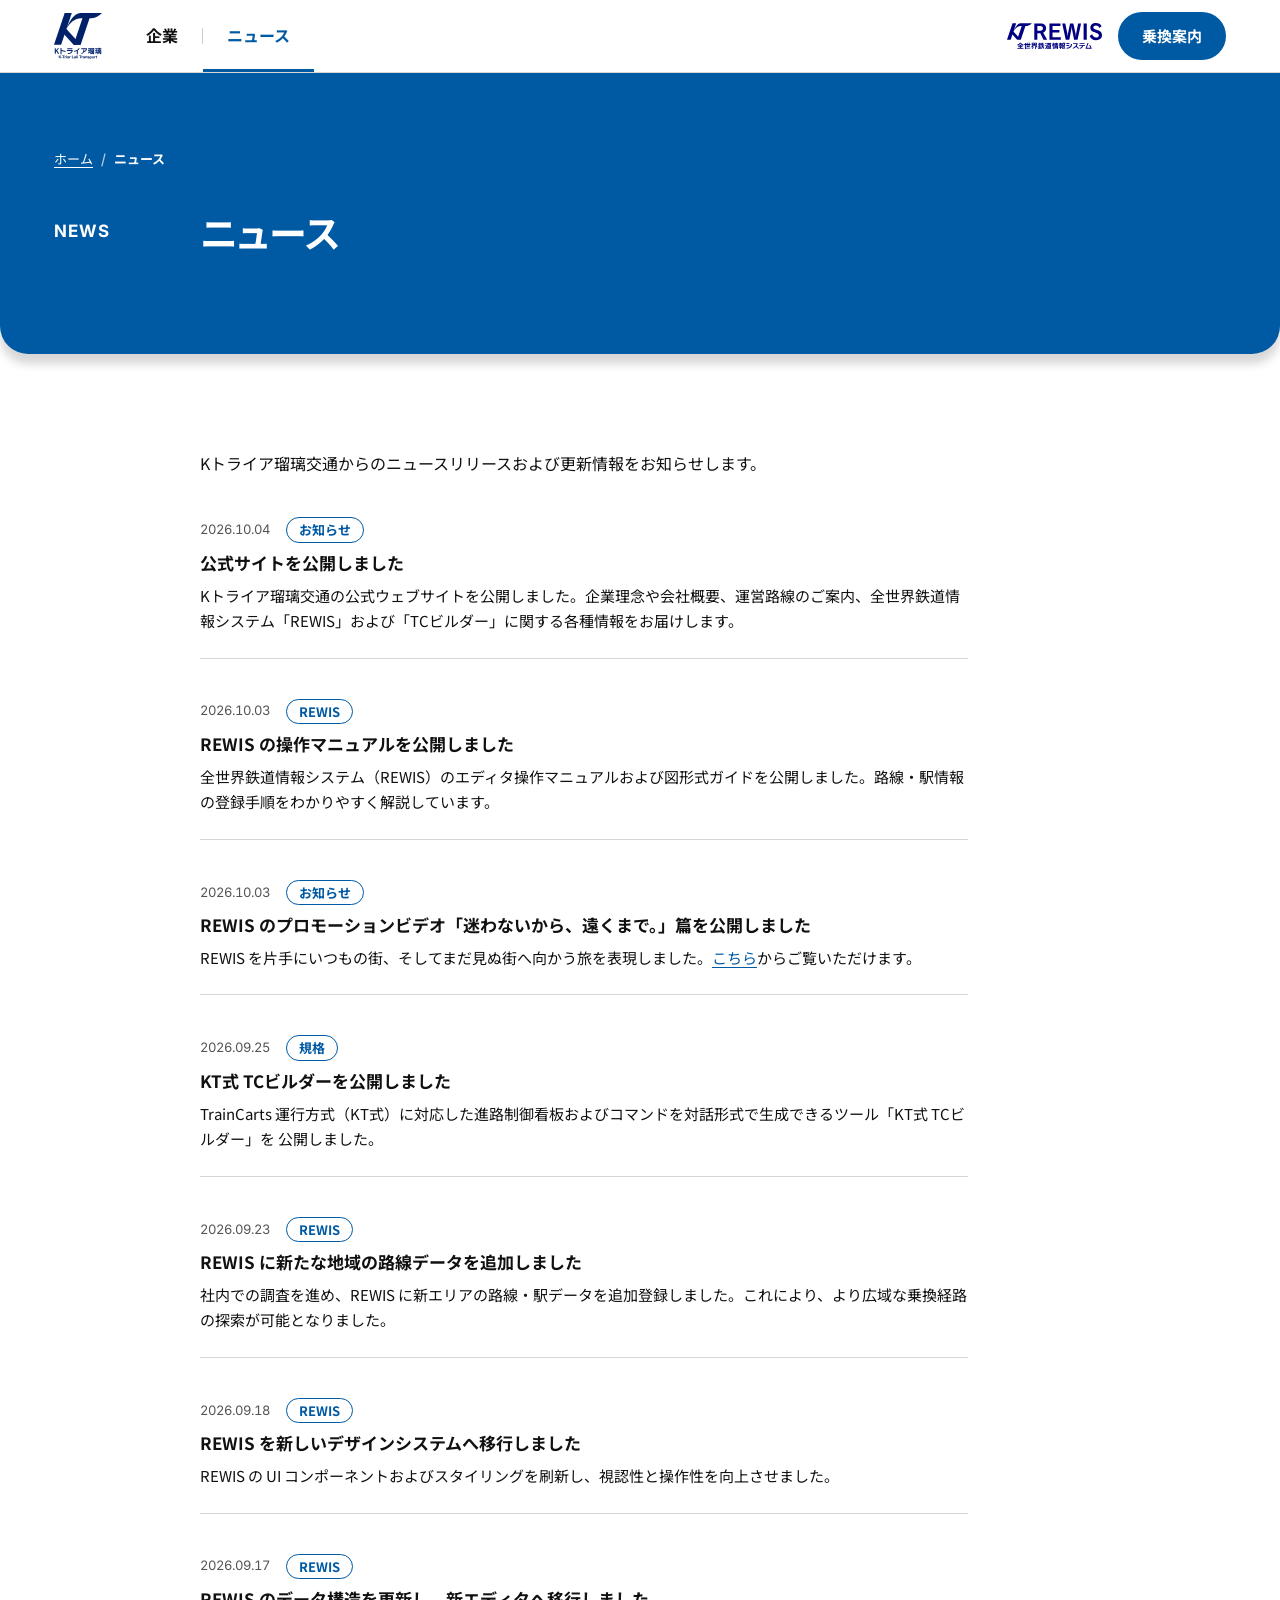
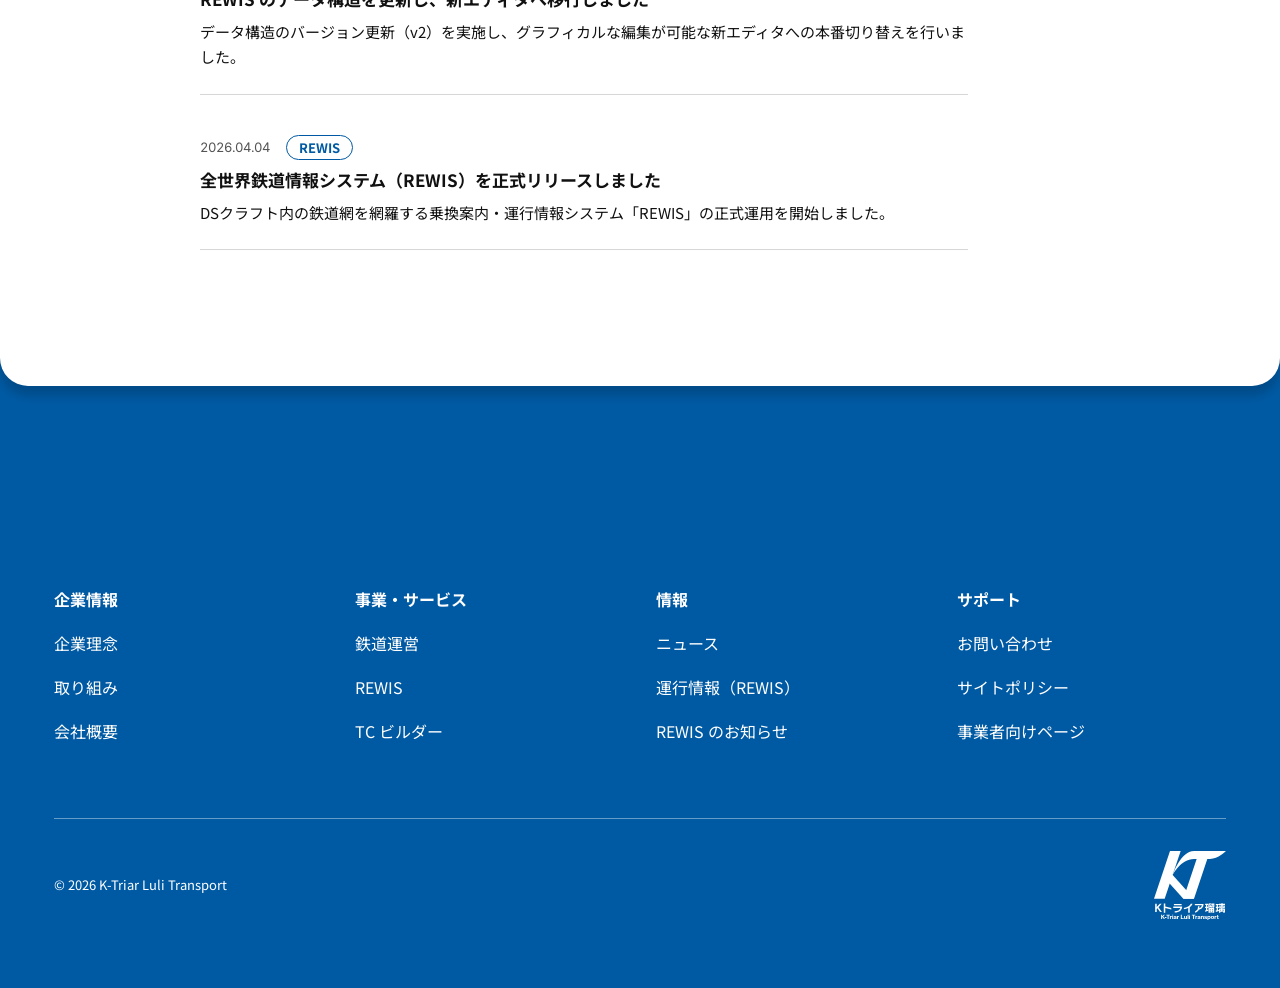
<file: news/index.html>
<!doctype html>
<html lang="ja">
<head>
  <meta charset="utf-8">
  <meta name="viewport" content="width=device-width, initial-scale=1">
  <title>ニュース | Kトライア瑠璃交通</title>
  <meta name="description" content="Kトライア瑠璃交通のニュースリリースと更新情報の一覧です。">
  <link rel="canonical" href="https://k-triar.github.io/news/">
  <link rel="icon" href="../assets/icons/kt_luli_logo.svg" type="image/svg+xml">
  <link rel="preconnect" href="https://fonts.googleapis.com">
  <link rel="preconnect" href="https://fonts.gstatic.com" crossorigin>
  <link rel="stylesheet" href="https://fonts.googleapis.com/css2?family=Inter:wght@700&family=Noto+Sans+JP:wght@400;700&display=swap">
  <link rel="stylesheet" href="../styles.css">
  <script>document.documentElement.classList.add("js");</script>
  <script src="../main.js" defer></script>
</head>
<body>
  <a class="skipLink" href="#main">本文へスキップ</a>

  <!-- ===== Header（Top page の縮小ヘッダーを上部に固定。運行状況サマリは出さない） ===== -->
  <header class="compactHeader compactHeader-page is-visible" id="top">
    <div class="compactHeader_inner">
      <a class="compactHeader_logo" href="../">
        <img src="../assets/icons/kt_luli_logo.svg" alt="Kトライア瑠璃交通 トップページ" width="48" height="46">
      </a>
      <nav class="compactHeader_nav" id="globalNav" aria-label="グローバルナビゲーション">
        <ul class="compactHeader_list">
          <li class="compactHeader_item"><a class="compactHeader_link" href="../company/">企業</a></li>
          <li class="compactHeader_item"><a class="compactHeader_link" href="../news/" aria-current="page">ニュース</a></li>
          <li class="compactHeader_item compactHeader_item-rewis">
            <a class="compactHeader_link compactHeader_link-rewis" href="../rewis/">
              <img src="../assets/icons/rewis_logo.svg" alt="REWIS 全世界鉄道情報システム" width="110" height="30">
            </a>
          </li>
          <li class="compactHeader_item compactHeader_item-cta"><a class="primaryButton" href="../rewis/transfer/">乗換案内</a></li>
        </ul>
      </nav>
      <div class="compactHeader_tools">
        <a class="compactHeader_rewis" href="../rewis/"><img src="../assets/icons/rewis_logo.svg" alt="REWIS 全世界鉄道情報システム" width="110" height="30"></a>
        <a class="primaryButton compactHeader_cta" href="../rewis/transfer/">乗換案内</a>
        <button class="compactHeader_menuButton" type="button" aria-expanded="false" aria-controls="globalNav">
          <span class="mainHeader_menuIcon" aria-hidden="true"></span><span class="compactHeader_menuLabel">メニュー</span>
        </button>
      </div>
    </div>
  </header>

  <main id="main" tabindex="-1">
    <!-- ===== ページ見出し ===== -->
    <section class="section section-brand pageHead" aria-labelledby="pageTitle">
      <div class="container">
        <nav aria-label="パンくず">
          <ol class="breadcrumb">
            <li class="breadcrumb_item"><a class="breadcrumb_link" href="../">ホーム</a></li>
            <li class="breadcrumb_item" aria-current="page">ニュース</li>
          </ol>
        </nav>
        <div class="grid-oneNineColumn">
          <p class="contentsTitle_en contentsTitle_en-onBrand" aria-hidden="true">NEWS</p>
          <h1 class="contentsTitle_ja" id="pageTitle">ニュース</h1>
        </div>
      </div>
    </section>

    <!-- ===== 本文（内容は未作成。プレースホルダ） ===== -->
    <section class="section section-white pageBody">
      <div class="container">
        <div class="pageBody_grid">
          <div class="pageBody_content">
            <p>Kトライア瑠璃交通からのニュースリリースおよび更新情報をお知らせします。</p>

            <article class="newsArticle">
              <div class="newsArticle_meta">
                <time class="newsList_date" datetime="2026-10-04">2026.10.04</time>
                <span class="newsList_category">お知らせ</span>
              </div>
              <h2 class="newsArticle_title">公式サイトを公開しました</h2>
              <p class="newsArticle_lead">Kトライア瑠璃交通の公式ウェブサイトを公開しました。企業理念や会社概要、運営路線のご案内、全世界鉄道情報システム「REWIS」および「TCビルダー」に関する各種情報をお届けします。</p>
            </article>

            <article class="newsArticle">
              <div class="newsArticle_meta">
                <time class="newsList_date" datetime="2026-10-03">2026.10.03</time>
                <span class="newsList_category">REWIS</span>
              </div>
              <h2 class="newsArticle_title">REWIS の操作マニュアルを公開しました</h2>
              <p class="newsArticle_lead">全世界鉄道情報システム（REWIS）のエディタ操作マニュアルおよび図形式ガイドを公開しました。路線・駅情報の登録手順をわかりやすく解説しています。</p>
            </article>

            <article class="newsArticle">
              <div class="newsArticle_meta">
                <time class="newsList_date" datetime="2026-10-03">2026.10.03</time>
                <span class="newsList_category">お知らせ</span>
              </div>
              <h2 class="newsArticle_title">REWIS のプロモーションビデオ「迷わないから、遠くまで。」篇を公開しました</h2>
              <p class="newsArticle_lead">REWIS を片手にいつもの街、そしてまだ見ぬ街へ向かう旅を表現しました。<a href="https://youtu.be/zMJaWL3fHFs">こちら</a>からご覧いただけます。</p>
            </article>

            <article class="newsArticle">
              <div class="newsArticle_meta">
                <time class="newsList_date" datetime="2026-09-25">2026.09.25</time>
                <span class="newsList_category">規格</span>
              </div>
              <h2 class="newsArticle_title">KT式 TCビルダーを公開しました</h2>
              <p class="newsArticle_lead">TrainCarts 運行方式（KT式）に対応した進路制御看板およびコマンドを対話形式で生成できるツール「KT式 TCビルダー」を 公開しました。</p>
            </article>

            <article class="newsArticle">
              <div class="newsArticle_meta">
                <time class="newsList_date" datetime="2026-09-23">2026.09.23</time>
                <span class="newsList_category">REWIS</span>
              </div>
              <h2 class="newsArticle_title">REWIS に新たな地域の路線データを追加しました</h2>
              <p class="newsArticle_lead">社内での調査を進め、REWIS に新エリアの路線・駅データを追加登録しました。これにより、より広域な乗換経路の探索が可能となりました。</p>
            </article>

            <article class="newsArticle">
              <div class="newsArticle_meta">
                <time class="newsList_date" datetime="2026-09-18">2026.09.18</time>
                <span class="newsList_category">REWIS</span>
              </div>
              <h2 class="newsArticle_title">REWIS を新しいデザインシステムへ移行しました</h2>
              <p class="newsArticle_lead">REWIS の UI コンポーネントおよびスタイリングを刷新し、視認性と操作性を向上させました。</p>
            </article>

            <article class="newsArticle">
              <div class="newsArticle_meta">
                <time class="newsList_date" datetime="2026-09-17">2026.09.17</time>
                <span class="newsList_category">REWIS</span>
              </div>
              <h2 class="newsArticle_title">REWIS のデータ構造を更新し、新エディタへ移行しました</h2>
              <p class="newsArticle_lead">データ構造のバージョン更新（v2）を実施し、グラフィカルな編集が可能な新エディタへの本番切り替えを行いました。</p>
            </article>

            <article class="newsArticle">
              <div class="newsArticle_meta">
                <time class="newsList_date" datetime="2026-04-04">2026.04.04</time>
                <span class="newsList_category">REWIS</span>
              </div>
              <h2 class="newsArticle_title">全世界鉄道情報システム（REWIS）を正式リリースしました</h2>
              <p class="newsArticle_lead">DSクラフト内の鉄道網を網羅する乗換案内・運行情報システム「REWIS」の正式運用を開始しました。</p>
            </article>
          </div>
        </div>
      </div>
    </section>
  </main>

  <footer class="mainFooter">
    <div class="container">
      <nav class="mainFooter_nav" aria-label="サイトマップ">
        <div class="mainFooter_group">
          <h2 class="mainFooter_heading">企業情報</h2>
          <ul class="mainFooter_list">
            <li><a class="mainFooter_link" href="../company/">企業理念</a></li>
            <li><a class="mainFooter_link" href="../company/#efforts">取り組み</a></li>
            <li><a class="mainFooter_link" href="../company/#profile">会社概要</a></li>
          </ul>
        </div>
        <div class="mainFooter_group">
          <h2 class="mainFooter_heading">事業・サービス</h2>
          <ul class="mainFooter_list">
            <li><a class="mainFooter_link" href="../services/">鉄道運営</a></li>
            <li><a class="mainFooter_link" href="../rewis/">REWIS</a></li>
            <li><a class="mainFooter_link" href="../tc-builder/">TC ビルダー</a></li>
          </ul>
        </div>
        <div class="mainFooter_group">
          <h2 class="mainFooter_heading">情報</h2>
          <ul class="mainFooter_list">
            <li><a class="mainFooter_link" href="../news/">ニュース</a></li>
            <li><a class="mainFooter_link" href="../rewis/operation/">運行情報（REWIS）</a></li>
            <li><a class="mainFooter_link" href="../rewis/information/">REWIS のお知らせ</a></li>
          </ul>
        </div>
        <div class="mainFooter_group">
          <h2 class="mainFooter_heading">サポート</h2>
          <ul class="mainFooter_list">
            <li><a class="mainFooter_link" href="../contact/">お問い合わせ</a></li>
            <li><a class="mainFooter_link" href="../policy/">サイトポリシー</a></li>
            <li><a class="mainFooter_link" href="../rewis/editor.html">事業者向けページ</a></li>
          </ul>
        </div>
      </nav>
      <div class="mainFooter_bottom">
        <a class="mainFooter_logo" href="#top">
          <img src="../assets/icons/kt_luli_logo_w.svg" alt="Kトライア瑠璃交通" width="72" height="69" loading="lazy">
        </a>
        <p class="mainFooter_copy"><small>&copy; 2026 K-Triar Luli Transport</small></p>
      </div>
    </div>
  </footer>
</body>
</html>
</file>
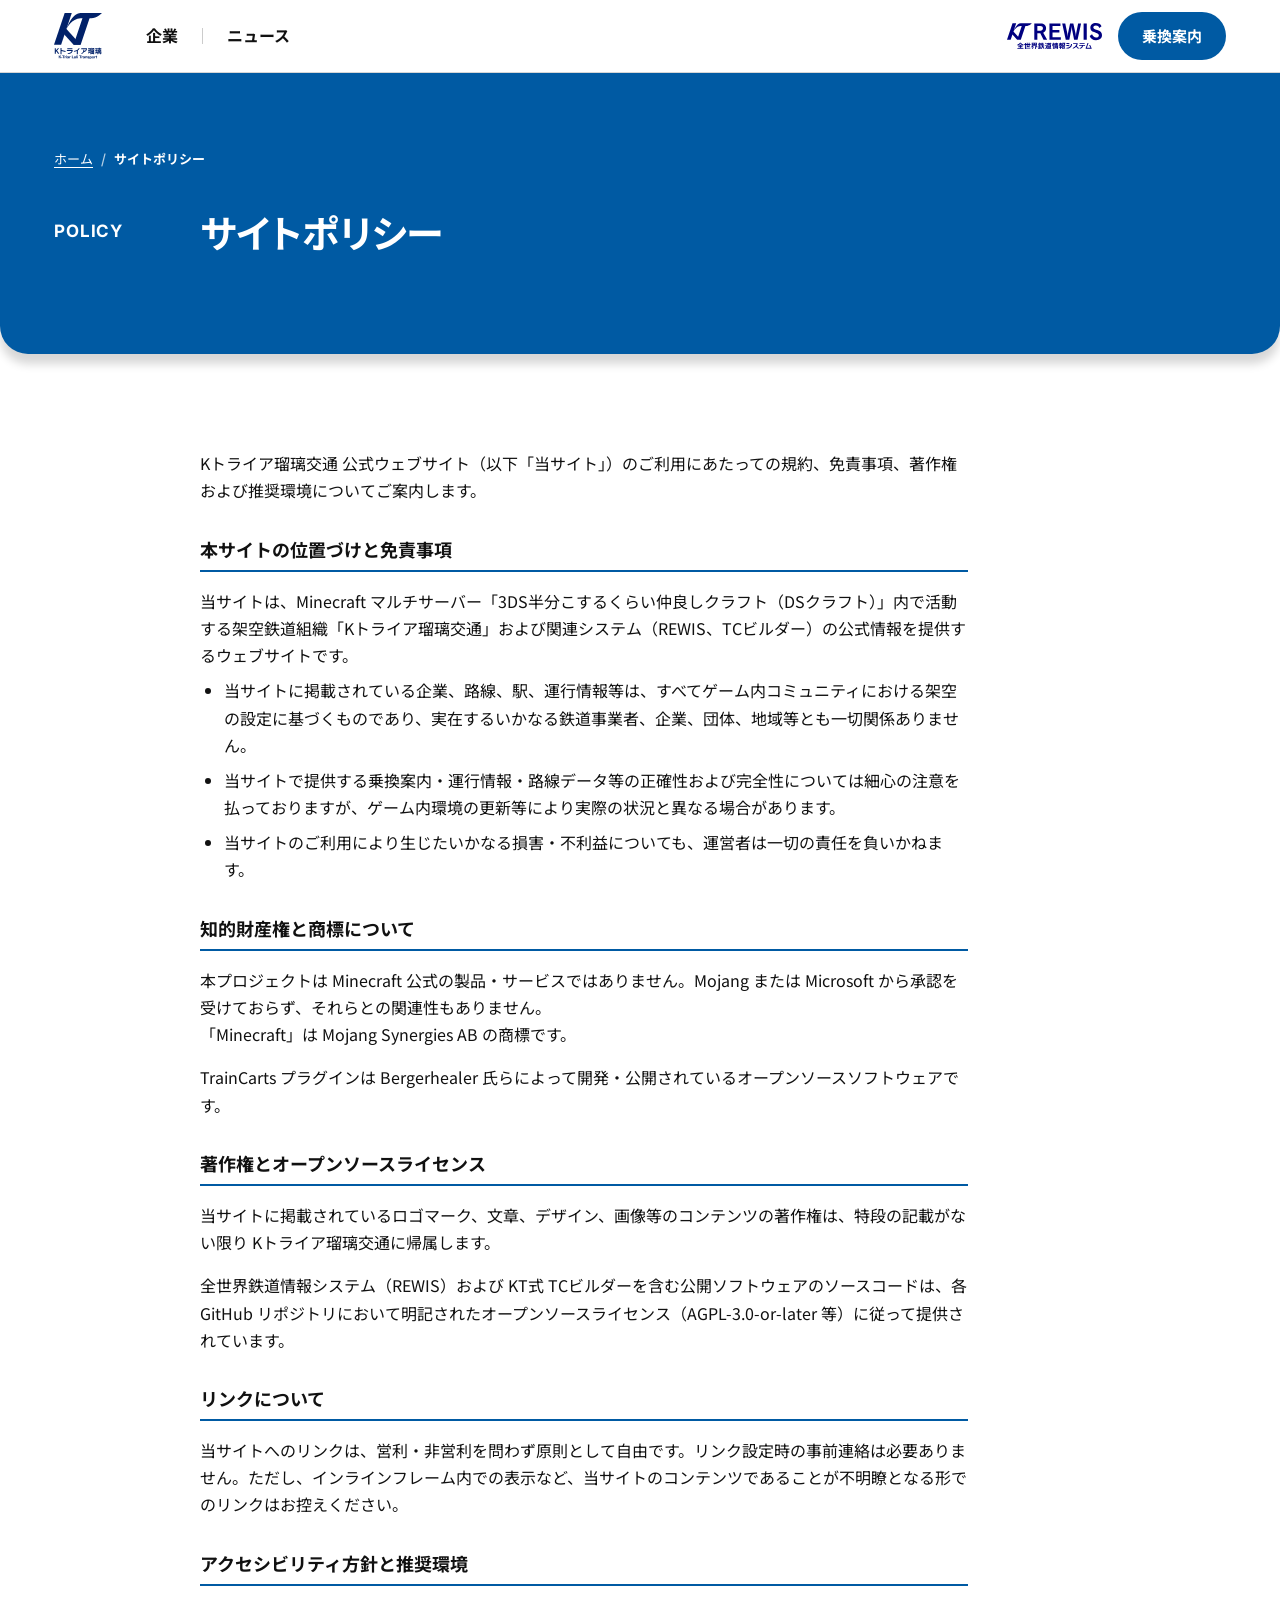
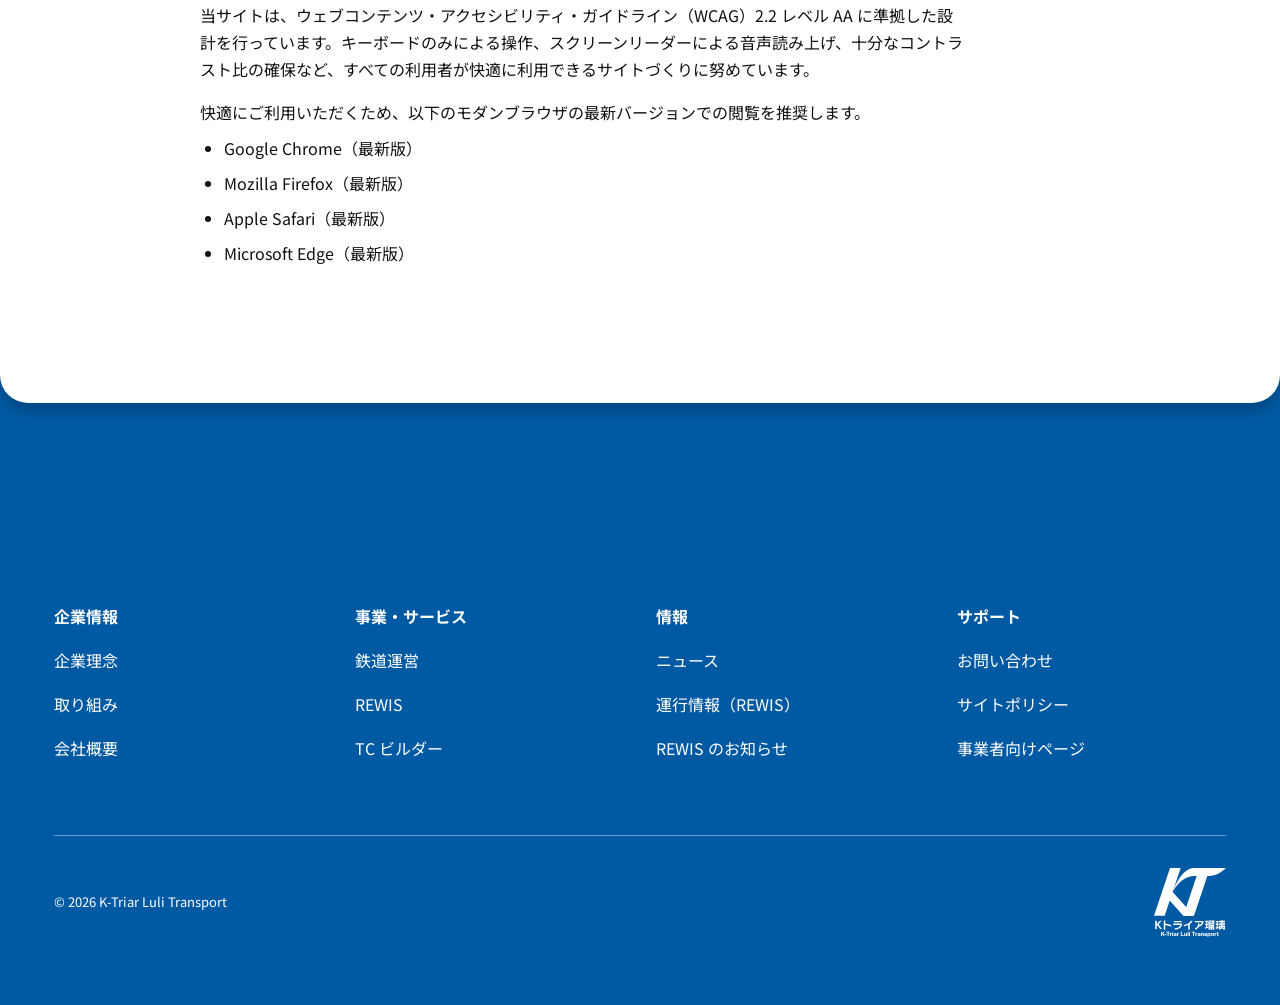
<file: policy/index.html>
<!doctype html>
<html lang="ja">
<head>
  <meta charset="utf-8">
  <meta name="viewport" content="width=device-width, initial-scale=1">
  <title>サイトポリシー | Kトライア瑠璃交通</title>
  <meta name="description" content="Kトライア瑠璃交通の公式サイトのご利用にあたってのポリシーです。">
  <link rel="canonical" href="https://k-triar.github.io/policy/">
  <link rel="icon" href="../assets/icons/kt_luli_logo.svg" type="image/svg+xml">
  <link rel="preconnect" href="https://fonts.googleapis.com">
  <link rel="preconnect" href="https://fonts.gstatic.com" crossorigin>
  <link rel="stylesheet" href="https://fonts.googleapis.com/css2?family=Inter:wght@700&family=Noto+Sans+JP:wght@400;700&display=swap">
  <link rel="stylesheet" href="../styles.css">
  <script>document.documentElement.classList.add("js");</script>
  <script src="../main.js" defer></script>
</head>
<body>
  <a class="skipLink" href="#main">本文へスキップ</a>

  <!-- ===== Header（Top page の縮小ヘッダーを上部に固定。運行状況サマリは出さない） ===== -->
  <header class="compactHeader compactHeader-page is-visible" id="top">
    <div class="compactHeader_inner">
      <a class="compactHeader_logo" href="../">
        <img src="../assets/icons/kt_luli_logo.svg" alt="Kトライア瑠璃交通 トップページ" width="48" height="46">
      </a>
      <nav class="compactHeader_nav" id="globalNav" aria-label="グローバルナビゲーション">
        <ul class="compactHeader_list">
          <li class="compactHeader_item"><a class="compactHeader_link" href="../company/">企業</a></li>
          <li class="compactHeader_item"><a class="compactHeader_link" href="../news/">ニュース</a></li>
          <li class="compactHeader_item compactHeader_item-rewis">
            <a class="compactHeader_link compactHeader_link-rewis" href="../rewis/">
              <img src="../assets/icons/rewis_logo.svg" alt="REWIS 全世界鉄道情報システム" width="110" height="30">
            </a>
          </li>
          <li class="compactHeader_item compactHeader_item-cta"><a class="primaryButton" href="../rewis/transfer/">乗換案内</a></li>
        </ul>
      </nav>
      <div class="compactHeader_tools">
        <a class="compactHeader_rewis" href="../rewis/"><img src="../assets/icons/rewis_logo.svg" alt="REWIS 全世界鉄道情報システム" width="110" height="30"></a>
        <a class="primaryButton compactHeader_cta" href="../rewis/transfer/">乗換案内</a>
        <button class="compactHeader_menuButton" type="button" aria-expanded="false" aria-controls="globalNav">
          <span class="mainHeader_menuIcon" aria-hidden="true"></span><span class="compactHeader_menuLabel">メニュー</span>
        </button>
      </div>
    </div>
  </header>

  <main id="main" tabindex="-1">
    <!-- ===== ページ見出し ===== -->
    <section class="section section-brand pageHead" aria-labelledby="pageTitle">
      <div class="container">
        <nav aria-label="パンくず">
          <ol class="breadcrumb">
            <li class="breadcrumb_item"><a class="breadcrumb_link" href="../">ホーム</a></li>
            <li class="breadcrumb_item" aria-current="page">サイトポリシー</li>
          </ol>
        </nav>
        <div class="grid-oneNineColumn">
          <p class="contentsTitle_en contentsTitle_en-onBrand" aria-hidden="true">POLICY</p>
          <h1 class="contentsTitle_ja" id="pageTitle">サイトポリシー</h1>
        </div>
      </div>
    </section>

    <!-- ===== 本文（内容は未作成。プレースホルダ） ===== -->
    <section class="section section-white pageBody">
      <div class="container">
        <div class="pageBody_grid">
          <div class="pageBody_content">
            <p>Kトライア瑠璃交通 公式ウェブサイト（以下「当サイト」）のご利用にあたっての規約、免責事項、著作権および推奨環境についてご案内します。</p>

            <h2 class="subSectionTitle">本サイトの位置づけと免責事項</h2>
            <p>当サイトは、Minecraft マルチサーバー「3DS半分こするくらい仲良しクラフト（DSクラフト）」内で活動する架空鉄道組織「Kトライア瑠璃交通」および関連システム（REWIS、TCビルダー）の公式情報を提供するウェブサイトです。</p>
            <ul class="contentList">
              <li>当サイトに掲載されている企業、路線、駅、運行情報等は、すべてゲーム内コミュニティにおける架空の設定に基づくものであり、実在するいかなる鉄道事業者、企業、団体、地域等とも一切関係ありません。</li>
              <li>当サイトで提供する乗換案内・運行情報・路線データ等の正確性および完全性については細心の注意を払っておりますが、ゲーム内環境の更新等により実際の状況と異なる場合があります。</li>
              <li>当サイトのご利用により生じたいかなる損害・不利益についても、運営者は一切の責任を負いかねます。</li>
            </ul>

            <h2 class="subSectionTitle">知的財産権と商標について</h2>
            <p>本プロジェクトは Minecraft 公式の製品・サービスではありません。Mojang または Microsoft から承認を受けておらず、それらとの関連性もありません。<br>
            「Minecraft」は Mojang Synergies AB の商標です。</p>
            <p>TrainCarts プラグインは Bergerhealer 氏らによって開発・公開されているオープンソースソフトウェアです。</p>

            <h2 class="subSectionTitle">著作権とオープンソースライセンス</h2>
            <p>当サイトに掲載されているロゴマーク、文章、デザイン、画像等のコンテンツの著作権は、特段の記載がない限り Kトライア瑠璃交通に帰属します。</p>
            <p>全世界鉄道情報システム（REWIS）および KT式 TCビルダーを含む公開ソフトウェアのソースコードは、各 GitHub リポジトリにおいて明記されたオープンソースライセンス（AGPL-3.0-or-later 等）に従って提供されています。</p>

            <h2 class="subSectionTitle">リンクについて</h2>
            <p>当サイトへのリンクは、営利・非営利を問わず原則として自由です。リンク設定時の事前連絡は必要ありません。ただし、インラインフレーム内での表示など、当サイトのコンテンツであることが不明瞭となる形でのリンクはお控えください。</p>

            <h2 class="subSectionTitle">アクセシビリティ方針と推奨環境</h2>
            <p>当サイトは、ウェブコンテンツ・アクセシビリティ・ガイドライン（WCAG）2.2 レベル AA に準拠した設計を行っています。キーボードのみによる操作、スクリーンリーダーによる音声読み上げ、十分なコントラスト比の確保など、すべての利用者が快適に利用できるサイトづくりに努めています。</p>
            <p>快適にご利用いただくため、以下のモダンブラウザの最新バージョンでの閲覧を推奨します。</p>
            <ul class="contentList">
              <li>Google Chrome（最新版）</li>
              <li>Mozilla Firefox（最新版）</li>
              <li>Apple Safari（最新版）</li>
              <li>Microsoft Edge（最新版）</li>
            </ul>
          </div>
        </div>
      </div>
    </section>
  </main>

  <footer class="mainFooter">
    <div class="container">
      <nav class="mainFooter_nav" aria-label="サイトマップ">
        <div class="mainFooter_group">
          <h2 class="mainFooter_heading">企業情報</h2>
          <ul class="mainFooter_list">
            <li><a class="mainFooter_link" href="../company/">企業理念</a></li>
            <li><a class="mainFooter_link" href="../company/#efforts">取り組み</a></li>
            <li><a class="mainFooter_link" href="../company/#profile">会社概要</a></li>
          </ul>
        </div>
        <div class="mainFooter_group">
          <h2 class="mainFooter_heading">事業・サービス</h2>
          <ul class="mainFooter_list">
            <li><a class="mainFooter_link" href="../services/">鉄道運営</a></li>
            <li><a class="mainFooter_link" href="../rewis/">REWIS</a></li>
            <li><a class="mainFooter_link" href="../tc-builder/">TC ビルダー</a></li>
          </ul>
        </div>
        <div class="mainFooter_group">
          <h2 class="mainFooter_heading">情報</h2>
          <ul class="mainFooter_list">
            <li><a class="mainFooter_link" href="../news/">ニュース</a></li>
            <li><a class="mainFooter_link" href="../rewis/operation/">運行情報（REWIS）</a></li>
            <li><a class="mainFooter_link" href="../rewis/information/">REWIS のお知らせ</a></li>
          </ul>
        </div>
        <div class="mainFooter_group">
          <h2 class="mainFooter_heading">サポート</h2>
          <ul class="mainFooter_list">
            <li><a class="mainFooter_link" href="../contact/">お問い合わせ</a></li>
            <li><a class="mainFooter_link" href="../policy/">サイトポリシー</a></li>
            <li><a class="mainFooter_link" href="../rewis/editor.html">事業者向けページ</a></li>
          </ul>
        </div>
      </nav>
      <div class="mainFooter_bottom">
        <a class="mainFooter_logo" href="#top">
          <img src="../assets/icons/kt_luli_logo_w.svg" alt="Kトライア瑠璃交通" width="72" height="69" loading="lazy">
        </a>
        <p class="mainFooter_copy"><small>&copy; 2026 K-Triar Luli Transport</small></p>
      </div>
    </div>
  </footer>
</body>
</html>
</file>
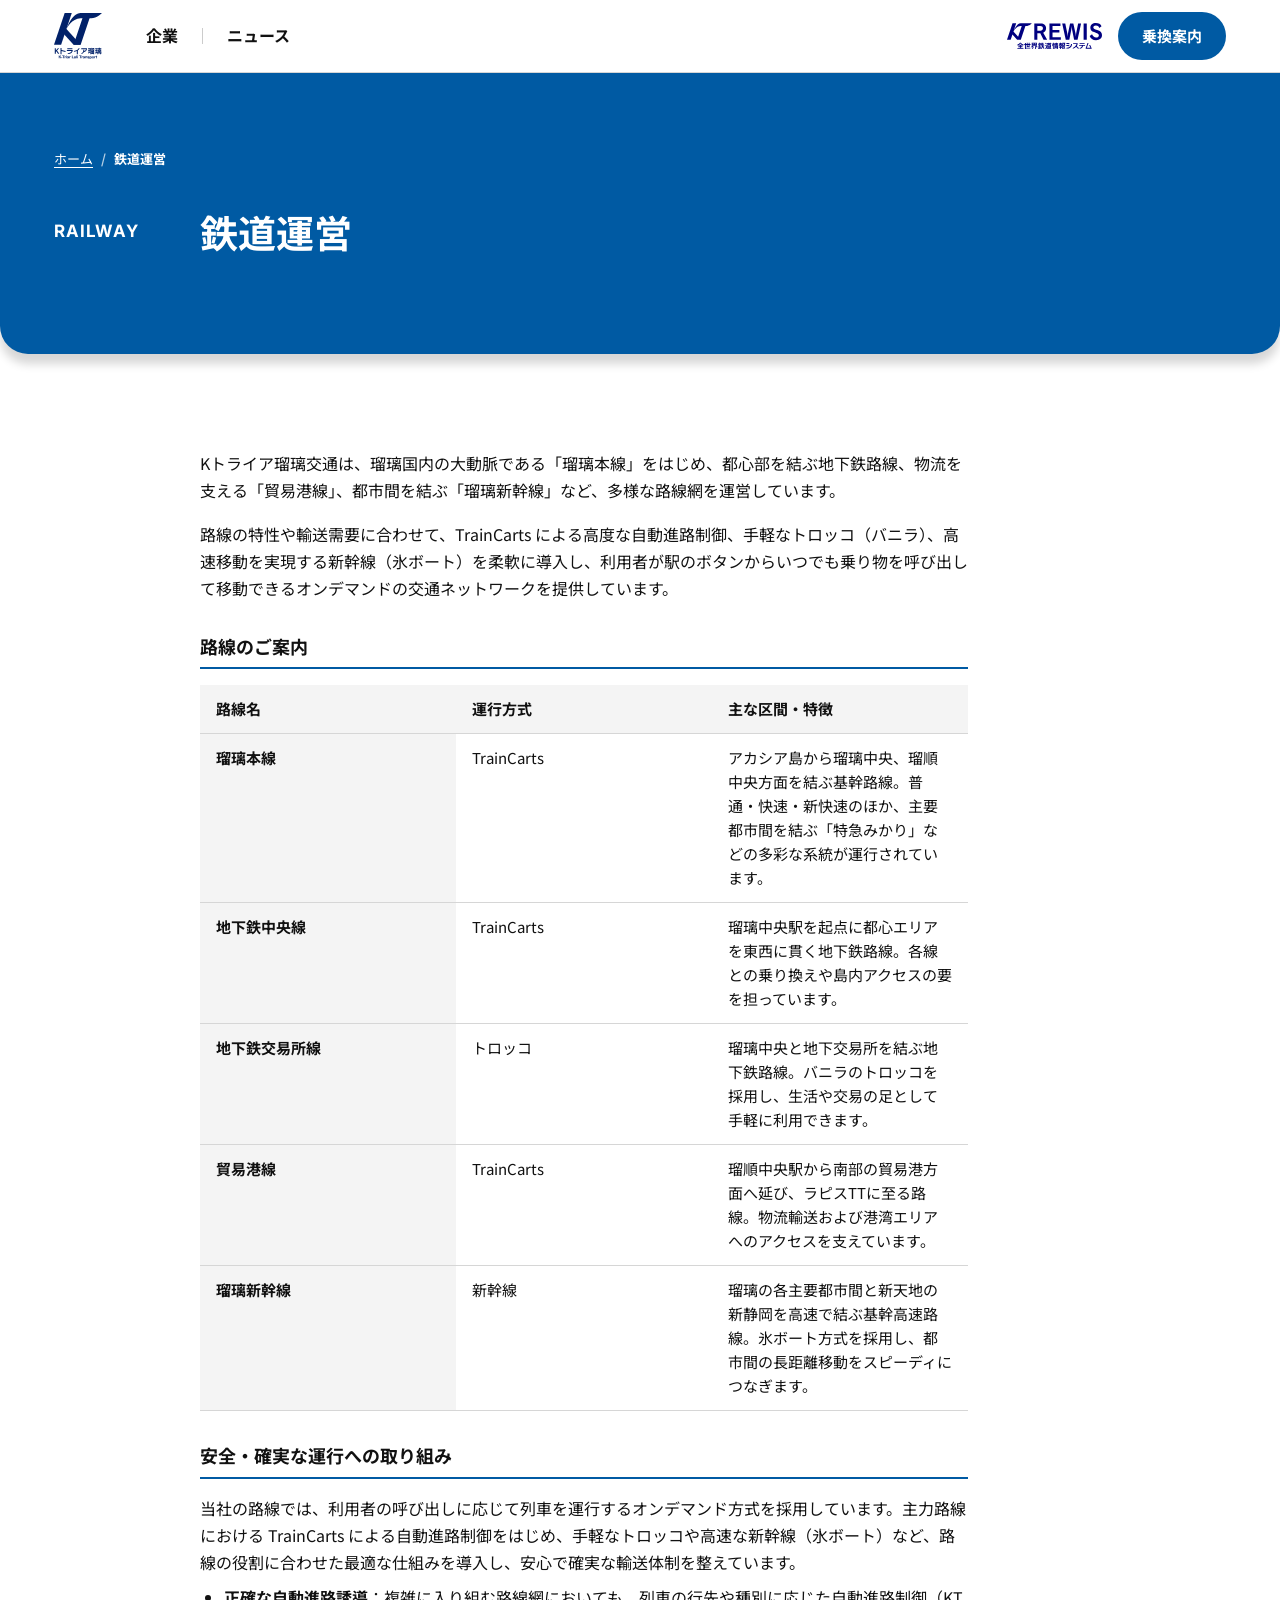
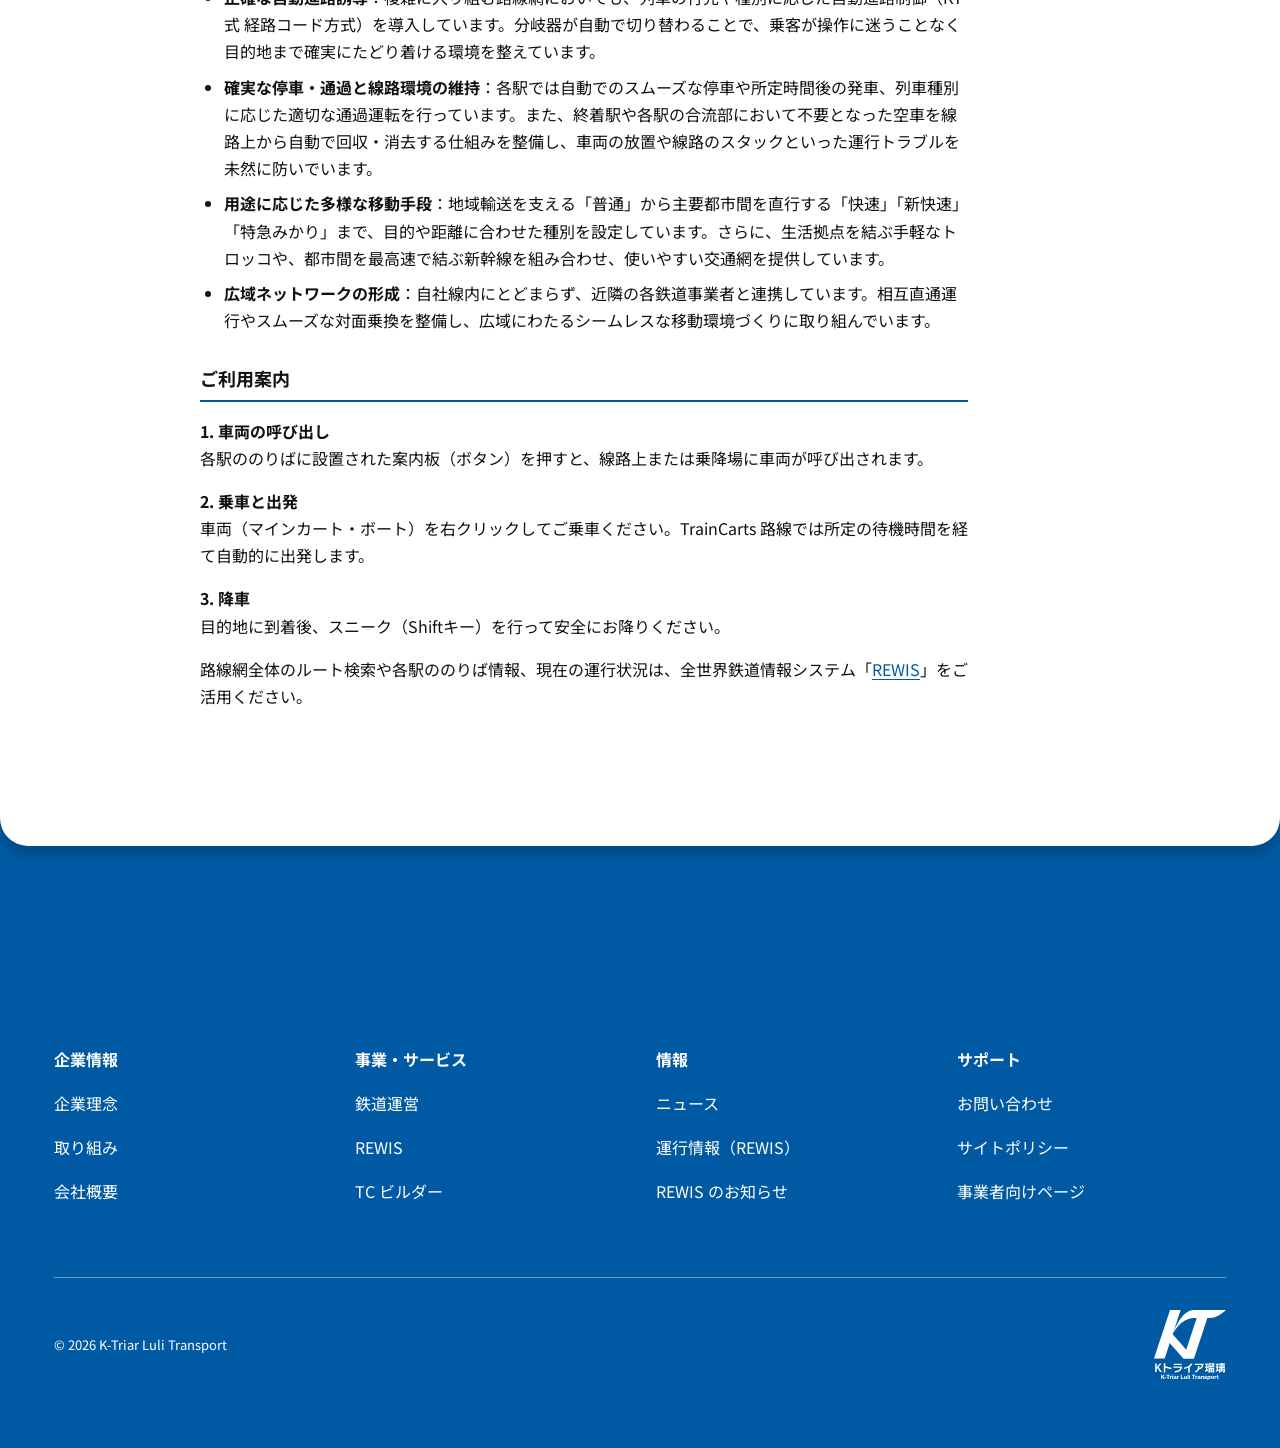
<file: services/index.html>
<!doctype html>
<html lang="ja">
<head>
  <meta charset="utf-8">
  <meta name="viewport" content="width=device-width, initial-scale=1">
  <title>鉄道運営 | Kトライア瑠璃交通</title>
  <meta name="description" content="Kトライア瑠璃交通が瑠璃国内で運営する鉄道事業をご案内します。">
  <link rel="canonical" href="https://k-triar.github.io/services/">
  <link rel="icon" href="../assets/icons/kt_luli_logo.svg" type="image/svg+xml">
  <link rel="preconnect" href="https://fonts.googleapis.com">
  <link rel="preconnect" href="https://fonts.gstatic.com" crossorigin>
  <link rel="stylesheet" href="https://fonts.googleapis.com/css2?family=Inter:wght@700&family=Noto+Sans+JP:wght@400;700&display=swap">
  <link rel="stylesheet" href="../styles.css">
  <script>document.documentElement.classList.add("js");</script>
  <script src="../main.js" defer></script>
</head>
<body>
  <a class="skipLink" href="#main">本文へスキップ</a>

  <!-- ===== Header（Top page の縮小ヘッダーを上部に固定。運行状況サマリは出さない） ===== -->
  <header class="compactHeader compactHeader-page is-visible" id="top">
    <div class="compactHeader_inner">
      <a class="compactHeader_logo" href="../">
        <img src="../assets/icons/kt_luli_logo.svg" alt="Kトライア瑠璃交通 トップページ" width="48" height="46">
      </a>
      <nav class="compactHeader_nav" id="globalNav" aria-label="グローバルナビゲーション">
        <ul class="compactHeader_list">
          <li class="compactHeader_item"><a class="compactHeader_link" href="../company/">企業</a></li>
          <li class="compactHeader_item"><a class="compactHeader_link" href="../news/">ニュース</a></li>
          <li class="compactHeader_item compactHeader_item-rewis">
            <a class="compactHeader_link compactHeader_link-rewis" href="../rewis/">
              <img src="../assets/icons/rewis_logo.svg" alt="REWIS 全世界鉄道情報システム" width="110" height="30">
            </a>
          </li>
          <li class="compactHeader_item compactHeader_item-cta"><a class="primaryButton" href="../rewis/transfer/">乗換案内</a></li>
        </ul>
      </nav>
      <div class="compactHeader_tools">
        <a class="compactHeader_rewis" href="../rewis/"><img src="../assets/icons/rewis_logo.svg" alt="REWIS 全世界鉄道情報システム" width="110" height="30"></a>
        <a class="primaryButton compactHeader_cta" href="../rewis/transfer/">乗換案内</a>
        <button class="compactHeader_menuButton" type="button" aria-expanded="false" aria-controls="globalNav">
          <span class="mainHeader_menuIcon" aria-hidden="true"></span><span class="compactHeader_menuLabel">メニュー</span>
        </button>
      </div>
    </div>
  </header>

  <main id="main" tabindex="-1">
    <!-- ===== ページ見出し ===== -->
    <section class="section section-brand pageHead" aria-labelledby="pageTitle">
      <div class="container">
        <nav aria-label="パンくず">
          <ol class="breadcrumb">
            <li class="breadcrumb_item"><a class="breadcrumb_link" href="../">ホーム</a></li>
            <li class="breadcrumb_item" aria-current="page">鉄道運営</li>
          </ol>
        </nav>
        <div class="grid-oneNineColumn">
          <p class="contentsTitle_en contentsTitle_en-onBrand" aria-hidden="true">RAILWAY</p>
          <h1 class="contentsTitle_ja" id="pageTitle">鉄道運営</h1>
        </div>
      </div>
    </section>

    <!-- ===== 本文（内容は未作成。プレースホルダ） ===== -->
    <section class="section section-white pageBody">
      <div class="container">
        <div class="pageBody_grid">
          <div class="pageBody_content">
            <p>Kトライア瑠璃交通は、瑠璃国内の大動脈である「瑠璃本線」をはじめ、都心部を結ぶ地下鉄路線、物流を支える「貿易港線」、都市間を結ぶ「瑠璃新幹線」など、多様な路線網を運営しています。</p>
            <p>路線の特性や輸送需要に合わせて、TrainCarts による高度な自動進路制御、手軽なトロッコ（バニラ）、高速移動を実現する新幹線（氷ボート）を柔軟に導入し、利用者が駅のボタンからいつでも乗り物を呼び出して移動できるオンデマンドの交通ネットワークを提供しています。</p>

            <h2 class="subSectionTitle">路線のご案内</h2>
            <table class="contentTable">
              <thead>
                <tr>
                  <th scope="col">路線名</th>
                  <th scope="col">運行方式</th>
                  <th scope="col">主な区間・特徴</th>
                </tr>
              </thead>
              <tbody>
                <tr>
                  <th scope="row">瑠璃本線</th>
                  <td>TrainCarts</td>
                  <td>アカシア島から瑠璃中央、瑠順中央方面を結ぶ基幹路線。普通・快速・新快速のほか、主要都市間を結ぶ「特急みかり」などの多彩な系統が運行されています。</td>
                </tr>
                <tr>
                  <th scope="row">地下鉄中央線</th>
                  <td>TrainCarts</td>
                  <td>瑠璃中央駅を起点に都心エリアを東西に貫く地下鉄路線。各線との乗り換えや島内アクセスの要を担っています。</td>
                </tr>
                <tr>
                  <th scope="row">地下鉄交易所線</th>
                  <td>トロッコ</td>
                  <td>瑠璃中央と地下交易所を結ぶ地下鉄路線。バニラのトロッコを採用し、生活や交易の足として手軽に利用できます。</td>
                </tr>
                <tr>
                  <th scope="row">貿易港線</th>
                  <td>TrainCarts</td>
                  <td>瑠順中央駅から南部の貿易港方面へ延び、ラピスTTに至る路線。物流輸送および港湾エリアへのアクセスを支えています。</td>
                </tr>
                <tr>
                  <th scope="row">瑠璃新幹線</th>
                  <td>新幹線</td>
                  <td>瑠璃の各主要都市間と新天地の新静岡を高速で結ぶ基幹高速路線。氷ボート方式を採用し、都市間の長距離移動をスピーディにつなぎます。</td>
                </tr>
              </tbody>
            </table>

            <h2 class="subSectionTitle">安全・確実な運行への取り組み</h2>
            <p>当社の路線では、利用者の呼び出しに応じて列車を運行するオンデマンド方式を採用しています。主力路線における TrainCarts による自動進路制御をはじめ、手軽なトロッコや高速な新幹線（氷ボート）など、路線の役割に合わせた最適な仕組みを導入し、安心で確実な輸送体制を整えています。</p>
            <ul class="contentList">
              <li><strong>正確な自動進路誘導</strong>：複雑に入り組む路線網においても、列車の行先や種別に応じた自動進路制御（KT式 経路コード方式）を導入しています。分岐器が自動で切り替わることで、乗客が操作に迷うことなく目的地まで確実にたどり着ける環境を整えています。</li>
              <li><strong>確実な停車・通過と線路環境の維持</strong>：各駅では自動でのスムーズな停車や所定時間後の発車、列車種別に応じた適切な通過運転を行っています。また、終着駅や各駅の合流部において不要となった空車を線路上から自動で回収・消去する仕組みを整備し、車両の放置や線路のスタックといった運行トラブルを未然に防いでいます。</li>
              <li><strong>用途に応じた多様な移動手段</strong>：地域輸送を支える「普通」から主要都市間を直行する「快速」「新快速」「特急みかり」まで、目的や距離に合わせた種別を設定しています。さらに、生活拠点を結ぶ手軽なトロッコや、都市間を最高速で結ぶ新幹線を組み合わせ、使いやすい交通網を提供しています。</li>
              <li><strong>広域ネットワークの形成</strong>：自社線内にとどまらず、近隣の各鉄道事業者と連携しています。相互直通運行やスムーズな対面乗換を整備し、広域にわたるシームレスな移動環境づくりに取り組んでいます。</li>
            </ul>

            <h2 class="subSectionTitle">ご利用案内</h2>
            <p><strong>1. 車両の呼び出し</strong><br>各駅ののりばに設置された案内板（ボタン）を押すと、線路上または乗降場に車両が呼び出されます。</p>
            <p><strong>2. 乗車と出発</strong><br>車両（マインカート・ボート）を右クリックしてご乗車ください。TrainCarts 路線では所定の待機時間を経て自動的に出発します。</p>
            <p><strong>3. 降車</strong><br>目的地に到着後、スニーク（Shiftキー）を行って安全にお降りください。</p>
            <p>路線網全体のルート検索や各駅ののりば情報、現在の運行状況は、全世界鉄道情報システム「<a href="../rewis/">REWIS</a>」をご活用ください。</p>
          </div>
        </div>
      </div>
    </section>
  </main>

  <footer class="mainFooter">
    <div class="container">
      <nav class="mainFooter_nav" aria-label="サイトマップ">
        <div class="mainFooter_group">
          <h2 class="mainFooter_heading">企業情報</h2>
          <ul class="mainFooter_list">
            <li><a class="mainFooter_link" href="../company/">企業理念</a></li>
            <li><a class="mainFooter_link" href="../company/#efforts">取り組み</a></li>
            <li><a class="mainFooter_link" href="../company/#profile">会社概要</a></li>
          </ul>
        </div>
        <div class="mainFooter_group">
          <h2 class="mainFooter_heading">事業・サービス</h2>
          <ul class="mainFooter_list">
            <li><a class="mainFooter_link" href="../services/">鉄道運営</a></li>
            <li><a class="mainFooter_link" href="../rewis/">REWIS</a></li>
            <li><a class="mainFooter_link" href="../tc-builder/">TC ビルダー</a></li>
          </ul>
        </div>
        <div class="mainFooter_group">
          <h2 class="mainFooter_heading">情報</h2>
          <ul class="mainFooter_list">
            <li><a class="mainFooter_link" href="../news/">ニュース</a></li>
            <li><a class="mainFooter_link" href="../rewis/operation/">運行情報（REWIS）</a></li>
            <li><a class="mainFooter_link" href="../rewis/information/">REWIS のお知らせ</a></li>
          </ul>
        </div>
        <div class="mainFooter_group">
          <h2 class="mainFooter_heading">サポート</h2>
          <ul class="mainFooter_list">
            <li><a class="mainFooter_link" href="../contact/">お問い合わせ</a></li>
            <li><a class="mainFooter_link" href="../policy/">サイトポリシー</a></li>
            <li><a class="mainFooter_link" href="../rewis/editor.html">事業者向けページ</a></li>
          </ul>
        </div>
      </nav>
      <div class="mainFooter_bottom">
        <a class="mainFooter_logo" href="#top">
          <img src="../assets/icons/kt_luli_logo_w.svg" alt="Kトライア瑠璃交通" width="72" height="69" loading="lazy">
        </a>
        <p class="mainFooter_copy"><small>&copy; 2026 K-Triar Luli Transport</small></p>
      </div>
    </div>
  </footer>
</body>
</html>
</file>
<file: styles.css>
/* =========================================================
   Kトライア瑠璃交通 — Top page
   ========================================================= */

/* ---------- Tokens ---------- */
:root {
  /* Brand — REWIS デザインシステムの --color-primary (#0078D7) が基準。
     色相（約 207°）・彩度を保ったまま明度のみ下げ、白との対比が WCAG 2.2 AAA (7:1) に届く最も明るい値 */
  --color-brand:        #005AA3; /* 白地 7.02:1 / 白文字 7.02:1 */
  --color-brand-light:  #669CC8; /* brand 60% + white。青面上の区切り線専用（文字には使わない） */
  --color-brand-tint:   #B3CEE3; /* brand 30% + white。淡い青の面 */

  /* Neutral */
  --color-white:        #FFFFFF;
  --color-ink:          #111111;
  --color-line:         #D6D6D6;
  --color-line-strong:  #CCCCCC;
  --color-surface-alt:  #F4F4F4;

  /* Status — 運行情報専用。状態名（normal / warning / suspend）と色は REWIS デザインシステムと共通 */
  --color-status-normal:       #4CAF50; /* 基本色：面・枠線など文字以外の目印用 */
  --color-status-warning:      #E67E22;
  --color-status-suspend:      #E60012;
  --color-status-normal-bg:    #EEF8EF; /* 淡色トーン：状態ごとの面 */
  --color-status-warning-bg:   #FDF1E6;
  --color-status-suspend-bg:   #FDECEA;
  --color-status-normal-text:  #367D39; /* 文字・記号用：-bg 上 4.65:1 / 白地 5.06:1 */
  --color-status-warning-text: #A85913; /* -bg 上 4.61:1 / 白地 5.12:1 */
  --color-status-suspend-text: #DA0011; /* -bg 上 4.60:1 / 白地 5.26:1 */

  /* Derived (トークンからの合成のみ。直書き HEX なし) */
  --color-ink-sub:       color-mix(in srgb, var(--color-ink) 72%, var(--color-white));   /* 7.57:1 on white */
  --color-brand-hover:   color-mix(in srgb, var(--color-brand) 92%, var(--color-ink));    /* 明度 -8% */

  /* Typography */
  --font-ja: "Noto Sans JP", "Hiragino Kaku Gothic ProN", "BIZ UDPGothic", Meiryo, sans-serif;
  --font-en: Inter, "Helvetica Neue", Arial, Roboto, sans-serif;

  /* Spacing */
  --sp-1: 4px;  --sp-2: 8px;  --sp-3: 12px; --sp-4: 16px;
  --sp-5: 24px; --sp-6: 32px; --sp-7: 48px; --sp-8: 64px;
  --sp-9: 96px; --sp-10: 136px; --sp-11: 200px;

  /* Layout */
  --container-max: 1500px;
  --gutter: clamp(20px, 5.3333vw, 54px);
  --header-h: 64px;

  /* Radius / Elevation */
  --radius-s: 14px; --radius-m: 16px; --radius-l: 20px; --radius-xl: 28px; --radius-pill: 34px;
  --shadow-drop: 0 10px 10px 0 rgba(0, 0, 0, .16);

  /* Motion */
  --ease-out: cubic-bezier(0, 0, .2, 1);
  --ease-in:  cubic-bezier(.4, 0, 1, 1);
  --dur: .3s;
}

/* ---------- Base ---------- */
*, *::before, *::after { box-sizing: border-box; }
html { font-size: 62.5%; scroll-behavior: smooth; scroll-padding-top: calc(72px + var(--sp-4)); /* 固定ヘッダー分 */ }
body {
  margin: 0;
  background: var(--color-white);
  color: var(--color-ink);
  font-family: var(--font-ja);
  font-size: clamp(1.5rem, 1.25vw, 1.6rem); /* 15px–16px（≥14.75px） */
  font-weight: 400;
  line-height: 1.7;
  overflow-wrap: anywhere;
  word-break: normal;
  line-break: strict;
}
h1, h2, h3, h4, p, ul, figure { margin: 0; }
ul { padding: 0; list-style: none; }
img, svg { display: block; max-width: 100%; height: auto; }
a { color: var(--color-brand); text-decoration: underline; text-underline-offset: .2em; }
a:hover { text-decoration-thickness: 2px; }
button { font: inherit; color: inherit; }
main:focus { outline: none; }

:focus-visible {
  outline: 2px solid var(--color-brand);
  outline-offset: 2px;
  box-shadow: 0 0 0 2px var(--color-white);
  border-radius: 2px;
}
.section-brand :focus-visible,
.mainFooter :focus-visible { outline-color: var(--color-white); box-shadow: 0 0 0 2px var(--color-brand); }

.container {
  width: 100%;
  max-width: var(--container-max);
  margin-inline: auto;
  padding-inline: var(--gutter);
}

.u-visuallyHidden {
  position: absolute !important;
  width: 1px; height: 1px;
  margin: -1px; padding: 0;
  overflow: hidden; clip: rect(0 0 0 0); white-space: nowrap; border: 0;
}
.u-pcOnly { display: none; }
@media (min-width: 1280px) { .u-pcOnly { display: inline; } }

/* ---------- Skip link ---------- */
.skipLink {
  position: absolute;
  top: var(--sp-2); left: var(--sp-2);
  z-index: 100;
  padding: var(--sp-3) var(--sp-4);
  background: var(--color-white);
  color: var(--color-brand);
  font-weight: 700;
  transform: translateY(-200%);
}
.skipLink:focus { transform: none; }

/* ---------- Section titles (二層見出し) ---------- */
.contentsTitle_en {
  font-family: var(--font-en);
  font-size: 1.7rem;
  font-weight: 700;
  line-height: 1;
  letter-spacing: .05em;
  color: var(--color-brand);
}
.contentsTitle_en-onBrand { color: var(--color-white); }
.contentsTitle_ja {
  font-size: var(--title-fs);
  font-weight: 700;
  line-height: 1.4;
  font-feature-settings: "palt";
}
.grid-oneNineColumn {
  --title-fs: clamp(2.6rem, 2.4vw + 1rem, 3.8rem);
  display: grid;
  gap: var(--sp-4);
}
@media (min-width: 1280px) {
  .grid-oneNineColumn { grid-template-columns: 1fr 9fr; gap: var(--sp-6); }
  /* 横並びのときだけ、英字ラベルを日本語見出し1行目の縦中心に揃える（行の高さ = 1.4em、英字 = 1.7rem / line-height 1） */
  .contentsTitle_en { padding-top: calc((var(--title-fs) * 1.4 - 1.7rem) / 2); }
}

/* ---------- Header ----------
   PC(1280+):  [brand | nav ................ REWIS]
               [brand | 運行状況        | さらに詳しく]
   Tablet:     [brand ............. menu]
               [運行状況        | さらに詳しく]
   SP:         [brand ............. menu] / [運行状況] / [さらに詳しく]
   下端のみ角丸 + 影で、直下の面に「重ねる」（署名的ディテール） */
.mainHeader {
  position: relative;
  z-index: 10;
  background: var(--color-white);
  border-radius: 0 0 var(--radius-xl) var(--radius-xl);
  box-shadow: var(--shadow-drop);
}
.mainHeader_frame {
  display: grid;
  grid-template-columns: minmax(0, 1fr) auto;
  grid-template-rows: var(--header-h) auto auto;
  grid-template-areas:
    "brand  menu"
    "status status"
    "more   more";
  max-width: var(--container-max);
  margin-inline: auto;
  padding-inline: var(--gutter);
}
/* 1段目の下の区切り線（グリッド上の疑似要素） */
.mainHeader_frame::before {
  content: "";
  grid-row: 1;
  grid-column: 1 / -1;
  align-self: end;
  border-bottom: 1px solid var(--color-line);
}

/* Brand */
.mainHeader_brand { grid-area: brand; display: flex; align-items: center; font-size: inherit; }
.mainHeader_logo {
  display: flex;
  align-items: center;
  gap: var(--sp-3);
  min-height: 44px;
  color: var(--color-ink);
  text-decoration: none;
}
.mainHeader_logoFull { display: none; }
.mainHeader_logoMark,
.mainHeader_logoText { display: block; align-self: center; }
.mainHeader_logoMark { width: auto; height: 32px; }
.mainHeader_logoText { width: auto; height: 30px; transform: translateY(1.5px); } /* 「p」の下端(高さの約5.4%)を除いた字面をマークの中央に合わせる */
/* 320px 級ではメニューボタン（ラベル付き）と並べるため一回り小さく */
@media (max-width: 359px) {
  .mainHeader_logo { gap: var(--sp-2); }
  .mainHeader_logoMark { height: 28px; }
  .mainHeader_logoText { height: 24px; transform: translateY(.3px); }
}

/* Menu button（1279px 以下・JS 有効時のみ） */
.mainHeader_menuButton { display: none; }
.js .mainHeader_menuButton {
  grid-area: menu;
  align-self: center;
  justify-self: end; /* Tablet では menu 列が「さらに詳しく」と同じ幅になるため右端に寄せる */
  margin-right: calc(var(--sp-2) * -1); /* ボタン内余白ぶん外へ出し、アイコン右端をコンテンツ右端に揃える */
  display: inline-flex;
  align-items: center;
  gap: var(--sp-2);
  min-width: 44px;
  min-height: 44px;
  padding: 0 var(--sp-2);
  background: var(--color-white);
  border: 0;
  border-radius: var(--radius-pill);
  font-size: 1.4rem;
  font-weight: 700;
  cursor: pointer;
}
.mainHeader_menuIcon,
.mainHeader_menuIcon::before,
.mainHeader_menuIcon::after {
  display: block;
  width: 22px;
  height: 2px;
  background: currentColor;
  border-radius: 1px;
  transition: transform var(--dur) var(--ease-out);
}
.mainHeader_menuIcon { position: relative; }
.mainHeader_menuIcon::before,
.mainHeader_menuIcon::after { content: ""; position: absolute; left: 0; }
.mainHeader_menuIcon::before { top: -7px; }
.mainHeader_menuIcon::after  { top: 7px; }
[aria-expanded="true"] .mainHeader_menuIcon { background: transparent; }
[aria-expanded="true"] .mainHeader_menuIcon::before { transform: translateY(7px) rotate(45deg); }
[aria-expanded="true"] .mainHeader_menuIcon::after  { transform: translateY(-7px) rotate(-45deg); }

/* Global nav — SP/Tablet はドロワー */
.globalNav { grid-area: nav; }
.globalNav_link {
  display: flex;
  align-items: center;
  min-height: 56px;
  color: var(--color-ink);
  font-size: 1.6rem;
  font-weight: 700;
  text-decoration: none;
  border-bottom: 1px solid var(--color-line);
  transition: color var(--dur) var(--ease-in), border-color var(--dur) var(--ease-in);
}
.globalNav_link:hover { color: var(--color-brand); }
.globalNav_link-rewis { border-bottom: 0; }
.globalNav_link-rewis img { height: 28px; width: auto; }

.js .globalNav {
  display: none;
  position: fixed;
  inset: 0;
  z-index: 60;
  overflow-y: auto;
  padding: calc(var(--header-h) + var(--sp-4)) var(--gutter) var(--sp-8);
  background: var(--color-white);
}
.js .globalNav.is-open { display: block; }
.js .mainHeader_menuButton[aria-expanded="true"] {
  position: fixed;
  top: calc((var(--header-h) - 44px) / 2);
  right: var(--gutter);
  z-index: 61;
}
.globalNav_item-rewis { margin-top: var(--sp-5); }
/* 事業者向けページ：SP では「さらに詳しく」から畳まれるため、ドロワー内に置く */
.globalNav_item.globalNav_item-sub { display: none; }
.globalNav_item-sub .globalNav_link { min-height: 48px; border-bottom: 0; font-size: 1.4rem; font-weight: 400; }
@media (max-width: 767px) { .globalNav_item.globalNav_item-sub { display: block; } }

/* JS 無効時：ナビを2段目に常時表示 */
html:not(.js) .mainHeader_frame {
  grid-template-rows: var(--header-h) auto auto auto;
  grid-template-areas: "brand brand" "nav nav" "status status" "more more";
}
html:not(.js) .globalNav_list { display: flex; flex-wrap: wrap; gap: 0 var(--sp-5); }
html:not(.js) .globalNav_item-rewis { margin-top: 0; }
html:not(.js) .globalNav_link { min-height: 44px; border-bottom: 0; }

/* Service status */
.serviceStatus { grid-area: status; padding-block: var(--sp-4) var(--sp-5); }
.serviceStatus_head {
  display: flex;
  flex-wrap: wrap;
  align-items: center;
  gap: var(--sp-1) var(--sp-4);
}
.serviceStatus_title { font-size: 1.7rem; font-weight: 700; line-height: 1.4; font-feature-settings: "palt"; }
.serviceStatus_powered {
  display: inline-flex;
  align-items: center;
  gap: 6px;
  font-family: var(--font-en);
  font-size: 1.2rem;
  font-weight: 700;
  color: var(--color-ink-sub);
}
.serviceStatus_powered img { height: 15px; width: auto; }
.serviceStatus_time { margin-left: auto; font-size: 1.3rem; color: var(--color-ink-sub); line-height: 1.51; }
/* SP/Tablet は1行3枠で折り返し、端数の行は中央に寄せる。PC は全路線を1行に等幅で並べる（路線数に依存しない） */
.serviceStatus_list {
  display: flex;
  flex-wrap: wrap;
  justify-content: center;
  gap: var(--sp-2);
  margin-top: var(--sp-3);
}
.serviceStatus_list > .lineStatus { flex: 0 0 calc((100% - var(--sp-2) * 2) / 3); }

/* 1路線 = 記号 + 路線名 + 状態テキスト（色・形・文字の三重表現） */
.lineStatus {
  --st: var(--color-status-normal-text);
  display: grid;
  justify-items: center;
  align-content: start;
  gap: 2px;
  padding: var(--sp-3) 2px 10px;
  border-radius: var(--radius-s);
  text-align: center;
}
.lineStatus-warning { --st: var(--color-status-warning-text); background: var(--color-status-warning-bg); }
.lineStatus-suspend { --st: var(--color-status-suspend-text); background: var(--color-status-suspend-bg); }
/* 取得前・取得失敗。状態色は使わない */
.lineStatus-unknown { --st: var(--color-ink-sub); }
.lineStatus_icon {
  width: 40px;
  height: 40px;
  margin-bottom: var(--sp-1);
  fill: none;
  stroke: var(--st);
  stroke-width: 4.5;
  stroke-linecap: round;
  stroke-linejoin: round;
}
.lineStatus_name { font-size: 1.4rem; font-weight: 700; line-height: 1.4; }
.lineStatus_state { font-size: 1.2rem; line-height: 1.5; color: var(--color-ink-sub); }
.lineStatus-warning .lineStatus_state,
.lineStatus-suspend .lineStatus_state { color: var(--color-ink); font-weight: 700; }

/* さらに詳しく */
.headerMore {
  grid-area: more;
  display: flex;
  flex-direction: column;
  gap: var(--sp-3);
  padding-block: var(--sp-4) var(--sp-5);
  border-top: 1px solid var(--color-line);
}
.headerMore_head { display: flex; flex-wrap: wrap; align-items: center; justify-content: space-between; gap: 0 var(--sp-4); }
.headerMore_title { font-size: 1.6rem; font-weight: 700; line-height: 1.4; }
.headerMore_sub {
  display: inline-flex;
  align-items: center;
  gap: var(--sp-1);
  min-height: 44px;
  font-size: 1.3rem;
}
.headerMore_actions { display: grid; grid-template-columns: 1fr 1fr; gap: var(--sp-3); }

/* Primary button */
.primaryButton {
  display: inline-flex;
  align-items: center;
  justify-content: center;
  min-height: 56px;
  padding: var(--sp-2) var(--sp-3);
  background: var(--color-brand);
  color: var(--color-white);
  border-radius: var(--radius-pill);
  font-size: 1.5rem;
  font-weight: 700;
  line-height: 1.3;
  text-align: center;
  text-decoration: none;
  transition: background-color var(--dur) var(--ease-in);
}
.primaryButton:hover { background: var(--color-brand-hover); text-decoration: underline; }

/* Tablet: 運行状況 | さらに詳しく を横並び */
@media (min-width: 768px) {
  .mainHeader_frame {
    grid-template-columns: minmax(0, 1fr) 30rem;
    grid-template-rows: var(--header-h) auto;
    grid-template-areas:
      "brand  menu"
      "status more";
  }
  html:not(.js) .mainHeader_frame {
    grid-template-rows: var(--header-h) auto auto;
    grid-template-areas: "brand brand" "nav nav" "status more";
  }
  .serviceStatus { padding-right: var(--sp-6); }
  /* 見出し行は左の運行状況の見出しと同じ高さに揃える（上詰め） */
  .headerMore {
    justify-content: flex-start;
    padding-left: var(--sp-6);
    border-top: 0;
    border-left: 1px solid var(--color-line);
  }
  .headerMore_head { min-height: 2.4rem; }
  .headerMore_sub { margin-block: -10px; } /* タップ領域 44px は保ったまま行の高さを揃える */
}

/* PC: 参考レイアウト（ロゴ縦通し / ナビ / 運行状況 / さらに詳しく） */
@media (min-width: 1280px) {
  .mainHeader_frame,
  html:not(.js) .mainHeader_frame {
    grid-template-columns: 16rem minmax(0, 1fr) 32rem;
    grid-template-rows: 64px auto;
    grid-template-areas:
      "brand nav    nav"
      "brand status more";
  }
  .mainHeader_frame::before { grid-column: 2 / -1; }
  .mainHeader_brand {
    justify-content: center;
    padding: var(--sp-5) var(--sp-6) var(--sp-5) 0;
    border-right: 1px solid var(--color-line);
  }
  .mainHeader_logoFull { display: block; width: 112px; }
  .mainHeader_logoMark,
  .mainHeader_logoText { display: none; }

  .js .mainHeader_menuButton { display: none; }
  .js .globalNav,
  html:not(.js) .globalNav { display: block; position: static; padding: 0; overflow: visible; background: none; }
  .globalNav_list,
  html:not(.js) .globalNav_list { display: flex; align-items: center; height: 100%; gap: 0; }
  .globalNav_item { display: flex; align-items: center; }
  .globalNav_item + .globalNav_item:not(.globalNav_item-rewis)::before {
    content: "";
    width: 1px;
    height: 1.6rem;
    background: var(--color-line-strong);
  }
  .globalNav_link,
  html:not(.js) .globalNav_link {
    min-height: 64px;
    padding: 3px var(--sp-5) 0;
    border-bottom: 3px solid transparent;
  }
  .globalNav_link:hover { border-bottom-color: var(--color-brand); }
  .globalNav_item-rewis,
  html:not(.js) .globalNav_item-rewis { margin: 0 0 0 auto; }
  .globalNav_link-rewis { padding-right: 0; }
  .globalNav_link-rewis:hover { border-bottom-color: transparent; }

  .serviceStatus { padding: var(--sp-5); }
  .serviceStatus_list { flex-wrap: nowrap; gap: var(--sp-1); }
  .serviceStatus_list > .lineStatus { flex: 1 1 0; min-width: 0; }
  /* 見出し行は運行状況の見出しと、ボタン下端は路線タイルの下端と揃える。
     ボタンは縦積み・高さ 48px にして、見出し行 + ボタン2つで路線タイルの高さにちょうど収める */
  .headerMore { justify-content: flex-start; padding: var(--sp-5) 0 var(--sp-5) var(--sp-5); }
  .headerMore_actions { grid-template-columns: 1fr; gap: var(--sp-2); margin-top: auto; }
  .headerMore_actions .primaryButton { min-height: 48px; }
}

/* SP：縦を詰める。運行状況は1行の横スクロールチップ（異常な路線を先頭へ・状態文字は異常時のみ）、
   「さらに詳しく」は見出し・事業者向けリンクを畳んでボタン1段にする（事業者向けリンクはドロワーへ） */
@media (max-width: 767px) {
  .mainHeader { border-radius: 0 0 8vw 8vw; }
  .serviceStatus { padding-block: var(--sp-3); }
  .serviceStatus_title { font-size: 1.6rem; }
  .serviceStatus_head { gap: 0 var(--sp-3); }
  .serviceStatus_time { font-size: 1.2rem; }

  .serviceStatus_list {
    flex-wrap: nowrap;
    justify-content: flex-start;
    gap: var(--sp-2);
    margin: var(--sp-2) calc(var(--gutter) * -1) 0;
    padding-inline: var(--gutter) calc(var(--gutter) + 24px); /* 右端の余白ぶん、最後のチップは端までスクロールすると全体が見える */
    overflow-x: auto;
    scroll-snap-type: x proximity;
    scroll-padding-inline: var(--gutter);
    scrollbar-width: none;
    -webkit-mask-image: linear-gradient(to right, #000 calc(100% - 24px), transparent); /* 続きがあることを右端のフェードで示す */
    mask-image: linear-gradient(to right, #000 calc(100% - 24px), transparent);
  }
  .serviceStatus_list::-webkit-scrollbar { display: none; }
  .serviceStatus_list > .lineStatus { flex: 0 0 auto; scroll-snap-align: start; }
  .lineStatus-suspend { order: -2; }
  .lineStatus-warning { order: -1; }

  .lineStatus {
    position: relative; /* 下の読み上げ専用テキスト(absolute)をチップ内に留める */
    grid-auto-flow: column;
    align-items: center;
    align-content: center;
    justify-items: start;
    gap: var(--sp-2);
    min-height: 40px;
    padding: 0 var(--sp-3) 0 var(--sp-2);
    border: 1px solid var(--color-line);
    border-radius: var(--radius-pill);
    text-align: left;
    white-space: nowrap;
  }
  .lineStatus-warning,
  .lineStatus-suspend { border-color: transparent; }
  .lineStatus_icon { width: 20px; height: 20px; margin-bottom: 0; stroke-width: 5; }
  .lineStatus_name { font-size: 1.3rem; }
  .lineStatus_state { font-size: 1.2rem; }
  /* 平常運転の文字は読み上げ用に残し、見た目は記号のみ */
  .lineStatus-normal .lineStatus_state {
    position: absolute;
    width: 1px;
    height: 1px;
    overflow: hidden;
    clip: rect(0 0 0 0);
    white-space: nowrap;
  }

  .headerMore { gap: 0; padding-block: var(--sp-3); }
  .headerMore_head {
    position: absolute;
    width: 1px;
    height: 1px;
    overflow: hidden;
    clip: rect(0 0 0 0);
    white-space: nowrap;
  }
  .headerMore_sub { display: none; }
  .headerMore_actions { gap: var(--sp-2); }
  .headerMore_actions .primaryButton { min-height: 44px; padding-inline: var(--sp-2); font-size: 1.4rem; }
}
@media (min-width: 768px) and (max-width: 1279px) {
  .headerMore_actions { grid-template-columns: 1fr; }
}

/* ---------- Compact header（スクロール時の固定ヘッダー） ----------
   .mainHeader が画面外に出たら上からスライドして常時表示。main.js が .mainHeader の内容から生成する。
   PC:  [ロゴ | 路線図 | 駅情報 | … ]          [運行状況サマリ] [REWIS] [乗換案内]
   SP:  [ロゴ]                                  [運行状況サマリ] [メニュー] */
.compactHeader {
  position: fixed;
  inset: 0 0 auto;
  z-index: 55;
  background: var(--color-white);
  border-bottom: 1px solid var(--color-line);
  transform: translateY(-100%);
  visibility: hidden;
  transition: transform var(--dur) var(--ease-out), visibility 0s linear var(--dur);
}
.compactHeader.is-visible {
  transform: none;
  visibility: visible;
  transition: transform var(--dur) var(--ease-out), visibility 0s;
}
.compactHeader_inner {
  display: flex;
  align-items: center;
  gap: var(--sp-4);
  max-width: var(--container-max);
  min-height: 56px;
  margin-inline: auto;
  padding-inline: var(--gutter);
}
.compactHeader_logo { display: flex; align-items: center; min-height: 44px; flex-shrink: 0; }
.compactHeader_logo img { width: 40px; }

.compactHeader_nav { display: none; }
.compactHeader_list { display: flex; align-items: center; }
.compactHeader_item { display: flex; align-items: center; }
.compactHeader_item + .compactHeader_item::before {
  content: "";
  width: 1px;
  height: 1.6rem;
  background: var(--color-line-strong);
}
.compactHeader_link {
  display: flex;
  align-items: center;
  min-height: 72px;
  padding: 3px var(--sp-5) 0;
  color: var(--color-ink);
  font-size: 1.6rem;
  font-weight: 700;
  white-space: nowrap;
  text-decoration: none;
  border-bottom: 3px solid transparent;
  transition: color var(--dur) var(--ease-in), border-color var(--dur) var(--ease-in);
}
.compactHeader_link:hover { color: var(--color-brand); border-bottom-color: var(--color-brand); }

.compactHeader_tools { display: flex; align-items: center; gap: var(--sp-4); margin-left: auto; }
.compactHeader_rewis { display: none; align-items: center; min-height: 44px; }
.compactHeader_rewis img { height: 26px; width: auto; }
.compactHeader_cta { display: none; min-height: 48px; padding-inline: var(--sp-5); white-space: nowrap; }
.compactHeader_menuButton {
  display: inline-flex;
  align-items: center;
  gap: var(--sp-2);
  min-width: 44px;
  min-height: 44px;
  padding: 0 var(--sp-2);
  background: none;
  border: 0;
  font-size: 1.4rem;
  font-weight: 700;
  white-space: nowrap;
  cursor: pointer;
}
/* 狭い画面ではアイコンのみ（ラベルは読み上げ用に残す） */
@media (max-width: 479px) {
  .compactHeader_inner { gap: var(--sp-2); }
  .compactHeader_tools { gap: var(--sp-1); }
  .compactHeader_menuLabel { position: absolute; width: 1px; height: 1px; overflow: hidden; clip: rect(0 0 0 0); white-space: nowrap; }
  .compactStatus { padding-inline: var(--sp-2) var(--sp-3); font-size: 1.3rem; }
}

/* 運行状況サマリ：最も重い状態の記号 + 文字。押すとヘッダーの運行状況へ戻る */
.compactStatus {
  --st: var(--color-status-normal-text);
  display: inline-flex;
  align-items: center;
  gap: var(--sp-2);
  min-height: 44px;
  padding: 0 var(--sp-4) 0 var(--sp-3);
  border: 1px solid var(--color-line);
  border-radius: var(--radius-pill);
  color: var(--color-ink);
  font-size: 1.4rem;
  font-weight: 700;
  line-height: 1.3;
  white-space: nowrap;
  text-decoration: none;
}
.compactStatus:hover { border-color: var(--color-brand); }
.compactStatus-warning { --st: var(--color-status-warning-text); background: var(--color-status-warning-bg); border-color: transparent; }
.compactStatus-suspend { --st: var(--color-status-suspend-text); background: var(--color-status-suspend-bg); border-color: transparent; }
.compactStatus-unknown { --st: var(--color-ink-sub); }
.compactStatus_icon {
  width: 20px;
  height: 20px;
  flex-shrink: 0;
  fill: none;
  stroke: var(--st);
  stroke-width: 5;
  stroke-linecap: round;
  stroke-linejoin: round;
}

@media (min-width: 768px) {
  .compactHeader_cta { display: inline-flex; }
}
@media (min-width: 1280px) {
  .compactHeader_inner { min-height: 72px; gap: var(--sp-2); }
  .compactHeader_logo { padding-right: var(--sp-3); }
  .compactHeader_logo img { width: 48px; }
  .compactHeader_nav { display: block; }
  .compactHeader_rewis { display: inline-flex; }
  .compactHeader_menuButton { display: none; }
}

/* ---------- Main Visual ---------- */
/* ヘッダーの角丸の下へ画像を潜らせる */
.mainVisual { background: var(--color-white); margin-top: calc(var(--radius-xl) * -1); }
@media (max-width: 767px) { .mainVisual { margin-top: -8vw; } }
.mainVisual_viewport { display: grid; }
/* クロスフェード: 新しいスライドを前面でゆっくり濃くし、前のスライドはその間そのまま残して後から消す
   （同時に薄くすると中間で下地の白が透けて、一瞬暗く／白っぽくなるため） */
.mainVisual_slide {
  --fade: 1.4s;
  grid-area: 1 / 1;
  background: var(--color-white);
  opacity: 0;
  visibility: hidden;
  transition: opacity 0s linear var(--fade), visibility 0s linear var(--fade);
}
.mainVisual_slide.is-active {
  position: relative;
  z-index: 1;
  opacity: 1;
  visibility: visible;
  transition: opacity var(--fade) cubic-bezier(.4, 0, .2, 1), visibility 0s;
}
/* キャプションは重なって読みにくくならないよう、画像の切り替えとは別に前後にずらしてフェード */
.mainVisual_caption { opacity: 0; transition: opacity .5s ease; }
.is-active > .mainVisual_caption { opacity: 1; transition: opacity .8s ease .6s; }
.mainVisual_image {
  width: 100%;
  aspect-ratio: 1897 / 628;
  object-fit: cover;
}
@media (max-width: 767px) {
  .mainVisual_image { aspect-ratio: 3 / 2; }
}
.mainVisual_placeholder {
  display: grid;
  place-items: center;
  background: var(--color-brand-tint);
  color: var(--color-ink);
  font-family: var(--font-en);
  font-size: 1.4rem;
  font-weight: 700;
  letter-spacing: .05em;
}
.mainVisual_caption {
  max-width: var(--container-max);
  margin-inline: auto;
  padding: var(--sp-4) var(--gutter) 0;
  font-weight: 700;
}
.mainVisual_controls {
  display: flex;
  align-items: center;
  justify-content: flex-end;
  gap: var(--sp-4);
  padding-block: var(--sp-2) var(--sp-5);
  position: relative;
  z-index: 2; /* 前面に出したスライド（z-index: 1）の下に隠れないように */
}
.mainVisual_controls[hidden] { display: none; }
/* 768px 以上は、キャプションと同じ行の右端にコントロールを置く（JS 有効時のみ。無効時はコントロールが無い） */
@media (min-width: 768px) {
  .mainVisual { position: relative; }
  .js .mainVisual_caption {
    display: flex;
    align-items: center;
    min-height: calc(44px + var(--sp-3) * 2);
    padding-block: var(--sp-3);
    padding-right: calc(var(--gutter) + 300px); /* コントロール幅ぶんを避ける */
  }
  .js .mainVisual_controls {
    position: absolute;
    inset: auto 0 var(--sp-3);
    margin-inline: auto;
    padding-block: 0;
    pointer-events: none;
  }
  .js .mainVisual_controls > * { pointer-events: auto; }
}
.mainVisual_dots { display: flex; }
.mainVisual_dot {
  display: grid;
  place-items: center;
  width: 44px; height: 44px;
  padding: 0;
  background: none;
  border: 0;
  cursor: pointer;
}
.mainVisual_dot::before {
  content: "";
  width: 12px; height: 12px;
  border: 2px solid var(--color-brand);
  border-radius: 50%;
  transition: background-color var(--dur) var(--ease-in);
}
.mainVisual_dot[aria-current="true"]::before { background: var(--color-brand); }
.mainVisual_toggle {
  display: inline-flex;
  align-items: center;
  gap: var(--sp-2);
  min-height: 44px;
  padding: 0 var(--sp-4);
  background: var(--color-white);
  border: 1px solid var(--color-line);
  border-radius: var(--radius-pill);
  font-size: 1.4rem;
  font-weight: 700;
  cursor: pointer;
  transition: color var(--dur) var(--ease-in), border-color var(--dur) var(--ease-in);
}
.mainVisual_toggle:hover { color: var(--color-brand); border-color: var(--color-brand); }
.mainVisual_toggleIcon { width: 16px; height: 16px; fill: none; stroke: currentColor; stroke-width: 2; stroke-linecap: round; stroke-linejoin: round; }
.mainVisual_toggleIcon-play { fill: currentColor; display: none; }
.mainVisual_toggle[aria-pressed="true"] .mainVisual_toggleIcon-pause { display: none; }
.mainVisual_toggle[aria-pressed="true"] .mainVisual_toggleIcon-play { display: block; }

/* ---------- Section surfaces (めくり構造) ---------- */
.section {
  position: relative;
  padding-block: var(--sp-9);
  border-radius: 0 0 var(--radius-xl) var(--radius-xl);
  box-shadow: var(--shadow-drop);
}
/* 後続セクションを前のセクションの角丸の下へ潜らせる */
.section + .section {
  margin-top: calc(var(--radius-xl) * -1);
  padding-top: calc(var(--sp-9) + var(--radius-xl));
}
.conceptSection  { z-index: 4; }
.newsSection     { z-index: 3; }
.effortsSection  { z-index: 2; }
.section-white { background: var(--color-white); color: var(--color-ink); }
.section-brand { background: var(--color-brand); color: var(--color-white); }
@media (min-width: 1280px) {
  .section { padding-block: var(--sp-10); }
  .section + .section { padding-top: calc(var(--sp-10) + var(--radius-xl)); }
}
@media (max-width: 767px) {
  .section {
    padding-block: var(--sp-8);
    border-radius: 0 0 8vw 8vw;
  }
  .section + .section { margin-top: -8vw; padding-top: calc(var(--sp-8) + 8vw); }
}

/* ---------- Concept ---------- */
.conceptSection_lead { margin-top: var(--sp-5); max-width: 40em; }
.conceptSection_business { margin-top: var(--sp-8); }
/* 3枚は 1列 → 3列の2段階（2列にすると最後の1枚が孤立する） */
.businessCards {
  display: grid;
  grid-template-columns: 1fr;
  gap: var(--sp-6);
}
@media (min-width: 768px) {
  .businessCards { grid-template-columns: repeat(3, minmax(0, 1fr)); gap: var(--sp-5); }
}
@media (min-width: 1280px) {
  .businessCards { gap: var(--sp-6); }
}
.businessCard { display: flex; flex-direction: column; }
.businessCard_visual {
  display: grid;
  place-items: center;
  aspect-ratio: 16 / 10;
  padding: var(--sp-6);
  background: var(--color-surface-alt);
  border-radius: var(--radius-l);
}
/* 縦長・正方形・横長のロゴで視覚的な大きさがそろうよう、高さと幅の両方に上限をかける */
.businessCard_visual img { width: auto; height: auto; max-width: min(100%, 240px); max-height: 96px; }
.businessCard_label {
  margin-top: var(--sp-5);
  font-family: var(--font-en);
  font-size: 1.3rem;
  font-weight: 700;
  letter-spacing: .05em;
  color: var(--color-brand);
}
.businessCard_title {
  margin-top: var(--sp-2);
  font-size: clamp(1.8rem, 1vw + 1.2rem, 2.2rem);
  font-weight: 700;
  line-height: 1.4;
  font-feature-settings: "palt";
}
.businessCard_text { margin-top: var(--sp-3); flex: 1 1 auto; } /* 本文の行数が違っても「詳しく見る」を下端でそろえる */
.businessCard_link { margin-top: var(--sp-3); align-self: flex-start; }

/* ---------- News ---------- */
.newsSection_head {
  padding-bottom: var(--sp-6);
  border-bottom: 1px solid var(--color-brand-light);
}
.newsCard {
  margin-top: var(--sp-7);
  background: var(--color-white);
  color: var(--color-ink);
  border-radius: var(--radius-l);
}
.newsCard_head {
  display: flex;
  flex-wrap: wrap;
  align-items: center;
  justify-content: space-between;
  gap: var(--sp-3) var(--sp-5);
  padding: var(--sp-6) var(--sp-7) var(--sp-5);
  border-bottom: 1px solid var(--color-line-strong);
}
.newsTabs { display: flex; flex-wrap: wrap; gap: var(--sp-2); }
.newsTabs[hidden] { display: none; }
.newsTabs_tab {
  min-height: 44px;
  padding: 0 var(--sp-3);
  background: none;
  border: 0;
  border-bottom: 3px solid transparent;
  font-size: clamp(1.8rem, 1vw + 1.2rem, 2.2rem);
  font-weight: 400;
  line-height: 1.4;
  cursor: pointer;
  transition: color var(--dur) var(--ease-in), border-color var(--dur) var(--ease-in);
}
.newsTabs_tab:hover { color: var(--color-brand); }
.newsTabs_tab[aria-selected="true"] { font-weight: 700; border-bottom-color: var(--color-brand); }

.newsCard_panel { padding: var(--sp-2) var(--sp-7) var(--sp-6); }
.newsCard_panel + .newsCard_panel { border-top: 1px solid var(--color-line-strong); }
.newsCard_panelTitle { padding-block: var(--sp-4) var(--sp-2); font-size: 1.8rem; font-weight: 700; }
.js .newsCard_panelTitle { position: absolute; width: 1px; height: 1px; overflow: hidden; clip: rect(0 0 0 0); white-space: nowrap; }
.js .newsCard_panel + .newsCard_panel { border-top: 0; }
.newsCard_panel[hidden] { display: none; }

.newsList_item {
  position: relative;
  display: grid;
  grid-template-columns: 8.4rem 9.6rem 1fr;
  align-items: baseline;
  gap: var(--sp-2) var(--sp-5);
  padding-block: var(--sp-5);
}
.newsList_item + .newsList_item { border-top: 1px solid var(--color-line); }
.newsList_date { font-family: var(--font-en); font-variant-numeric: tabular-nums; white-space: nowrap; font-size: 1.3rem; color: var(--color-ink-sub); line-height: 1.51; }
.newsList_category {
  justify-self: stretch;
  text-align: center;
  padding: 0 var(--sp-3);
  border: 1px solid var(--color-brand);
  border-radius: var(--radius-pill);
  color: var(--color-brand);
  font-size: 1.3rem;
  font-weight: 700;
  line-height: 1.8;
  white-space: nowrap;
}
.newsList_title { font-size: 1.5rem; color: var(--color-ink); text-decoration: none; }
.newsList_title::after { content: ""; position: absolute; inset: 0; } /* 行全体をタップ領域に（≥44px） */
.newsList_title:hover { color: var(--color-brand); text-decoration: underline; }
@media (max-width: 767px) {
  .newsCard_head, .newsCard_panel { padding-inline: var(--sp-5); }
  .newsList_item { grid-template-columns: 8.4rem 9.6rem 1fr; }
  .newsList_title { grid-column: 1 / -1; }
}

.arrowLink {
  display: inline-flex;
  align-items: center;
  gap: var(--sp-2);
  min-height: 44px;
  font-weight: 700;
}
.arrowLink_icon { width: 16px; height: 16px; fill: none; stroke: currentColor; stroke-width: 2; stroke-linecap: round; stroke-linejoin: round; }

.socialBand {
  display: flex;
  flex-wrap: wrap;
  align-items: center;
  gap: var(--sp-3) var(--sp-6);
  margin-top: var(--sp-5);
  padding: var(--sp-5) var(--sp-7);
  background: var(--color-white);
  color: var(--color-ink);
  border-radius: var(--radius-l);
}
.socialBand_title { font-size: 1.6rem; font-weight: 700; }
.socialBand_list { display: flex; flex-wrap: wrap; gap: var(--sp-4); }
.socialBand_link {
  display: inline-flex;
  align-items: center;
  gap: var(--sp-2);
  min-height: 44px;
  font-weight: 700;
}
.socialBand_icon { width: 24px; height: 24px; fill: currentColor; }
@media (max-width: 767px) { .socialBand { padding-inline: var(--sp-5); } }

/* ---------- Efforts ---------- */
.effortCards {
  display: grid;
  grid-template-columns: 1fr;
  gap: var(--sp-5);
  margin-top: var(--sp-8);
}
@media (min-width: 768px) {
  .effortCards { grid-template-columns: repeat(3, minmax(0, 1fr)); }
}
.effortCard {
  padding: var(--sp-5);
  background: var(--color-surface-alt);
  border-radius: var(--radius-l);
}
@media (min-width: 1280px) {
  .effortCard { padding: var(--sp-6); }
}
.effortCard_number {
  font-family: var(--font-en);
  font-size: 2.4rem; /* 大きい文字（≥18.66px Bold）扱いにして、surface-alt 上の brand (4.14:1) でも AA を満たす */
  line-height: 1.2;
  font-weight: 700;
  letter-spacing: .05em;
  color: var(--color-brand);
}
.effortCard_title { margin-top: var(--sp-3); font-size: clamp(1.8rem, 1vw + 1.2rem, 2.2rem); font-weight: 700; line-height: 1.4; }
.effortCard_text { margin-top: var(--sp-3); }

/* ---------- Footer ---------- */
.mainFooter {
  position: relative;
  z-index: 1;
  background: var(--color-brand);
  color: var(--color-white);
  /* 直前の Efforts セクションの角丸の下へ潜らせる */
  margin-top: calc(var(--radius-xl) * -1);
  padding-top: calc(var(--sp-11) + var(--radius-xl));
  padding-bottom: 68px;
}
@media (max-width: 767px) {
  .mainFooter { margin-top: -8vw; padding-top: calc(13.33vw + 8vw); }
}
.mainFooter_nav {
  display: grid;
  grid-template-columns: repeat(auto-fit, minmax(min(100%, 200px), 1fr));
  gap: var(--sp-6);
}
.mainFooter_heading { font-size: 1.6rem; font-weight: 700; }
.mainFooter_list { margin-top: var(--sp-2); }
.mainFooter_link {
  display: inline-flex;
  align-items: center;
  min-height: 44px;
  color: var(--color-white);
  text-decoration: none;
  transition: color var(--dur) var(--ease-in);
}
.mainFooter_link:hover { color: var(--color-white); text-decoration: underline; }
.mainFooter_bottom {
  display: flex;
  flex-wrap: wrap;
  align-items: center;
  justify-content: space-between;
  gap: var(--sp-5);
  margin-top: var(--sp-8);
  padding-top: var(--sp-6);
  border-top: 1px solid var(--color-brand-light);
}
.mainFooter_logo { display: inline-block; order: 2; }
.mainFooter_copy { order: 1; }
.mainFooter_logo img { width: 72px; }
.mainFooter_copy { font-size: 1.3rem; }
.mainFooter_copy small { font-size: inherit; }

/* ---------- Sub pages（下層ページ） ----------
   固定ヘッダー: Top page の縮小ヘッダー（.compactHeader）を静的マークアップで常時表示する。運行状況サマリは出さない。
   ページ構成: [固定ヘッダー] → [ページ見出し: 青面] → [本文: 白面] → [フッター: 青面]（白↔青の交互 + 下端角丸の「重ね」を Top page と共通に） */
.compactHeader-page { position: sticky; }

/* 狭い画面（〜1279px）はメニューボタンで開くドロワー。JS 無効時はナビを2段目に常時表示する */
.compactHeader_item-rewis,
.compactHeader_item-cta { display: none; }
.compactHeader_link-rewis img { height: 28px; width: auto; }
@media (max-width: 1279px) {
  .compactHeader-page .compactHeader_item-rewis { display: flex; }
  .js .compactHeader-page .compactHeader_nav {
    display: none;
    position: fixed;
    inset: 0;
    z-index: 60;
    overflow-y: auto;
    padding: calc(56px + var(--sp-4)) var(--gutter) var(--sp-8);
    background: var(--color-white);
  }
  .js .compactHeader-page .compactHeader_nav.is-open { display: block; }
  .js .compactHeader-page .compactHeader_menuButton[aria-expanded="true"] {
    position: fixed;
    top: calc((56px - 44px) / 2);
    right: var(--gutter);
    z-index: 61;
  }
  .compactHeader-page .compactHeader_list { display: block; }
  .compactHeader-page .compactHeader_item + .compactHeader_item::before { display: none; }
  .compactHeader-page .compactHeader_link {
    flex: 1 1 auto;
    min-height: 56px;
    padding: 0;
    border-bottom: 1px solid var(--color-line);
  }
  .compactHeader-page .compactHeader_link:hover { border-bottom-color: var(--color-line); }
  .compactHeader-page .compactHeader_link[aria-current="page"] { border-bottom-color: var(--color-line); padding-left: var(--sp-3); box-shadow: inset 4px 0 0 var(--color-brand); }
  .compactHeader-page .compactHeader_item-rewis { margin-top: var(--sp-5); }
  .compactHeader-page .compactHeader_link-rewis { border-bottom: 0; }

  html:not(.js) .compactHeader-page .compactHeader_inner { flex-wrap: wrap; padding-block: var(--sp-1); }
  html:not(.js) .compactHeader-page .compactHeader_nav { display: block; order: 5; flex: 1 0 100%; }
  html:not(.js) .compactHeader-page .compactHeader_list { display: flex; flex-wrap: wrap; gap: 0 var(--sp-5); }
  html:not(.js) .compactHeader-page .compactHeader_link { min-height: 44px; border-bottom: 0; }
  html:not(.js) .compactHeader-page .compactHeader_item-rewis { margin-top: 0; }
  html:not(.js) .compactHeader-page .compactHeader_menuButton { display: none; }
}
@media (max-width: 767px) {
  .compactHeader-page .compactHeader_item-cta { display: flex; margin-top: var(--sp-5); }
  .compactHeader-page .compactHeader_item-cta .primaryButton { width: 100%; }
  html:not(.js) .compactHeader-page .compactHeader_item-cta { margin-top: 0; }
}
/* 現在のページ。PC は下線（色だけに頼らない）、ドロワーは左の帯 */
.compactHeader_link[aria-current="page"] { color: var(--color-brand); border-bottom-color: var(--color-brand); }

/* ページ見出し（青面。Top page の News 見出しと同じ二層構造） */
.pageHead { z-index: 4; padding-block: var(--sp-7) var(--sp-8); }
.pageBody { z-index: 3; }
.section.pageHead + .section { padding-top: calc(var(--sp-8) + var(--radius-xl)); }
@media (min-width: 1280px) {
  .pageHead { padding-block: var(--sp-8) var(--sp-9); }
  .section.pageHead + .section { padding-top: calc(var(--sp-9) + var(--radius-xl)); }
}
@media (max-width: 767px) {
  .pageHead { padding-block: var(--sp-6) var(--sp-7); }
  .section.pageHead + .section { padding-top: calc(var(--sp-7) + 8vw); }
}
.pageHead .grid-oneNineColumn { margin-top: var(--sp-5); }

.breadcrumb { margin: 0; padding: 0; list-style: none; display: flex; flex-wrap: wrap; align-items: center; font-size: 1.3rem; line-height: 1.5; }
.breadcrumb_item { display: flex; align-items: center; }
.breadcrumb_item + .breadcrumb_item::before {
  content: "/" / "";
  margin-inline: var(--sp-2);
  color: var(--color-brand-tint);
}
.breadcrumb_link { display: inline-flex; align-items: center; min-height: 44px; color: var(--color-white); }
.breadcrumb_item[aria-current="page"] { font-weight: 700; }

/* 本文（現在はプレースホルダ）。見出しと同じ 1:9 の右列に置く */
.pageBody_grid { display: grid; gap: var(--sp-6); }
.pageBody_content { min-width: 0; max-width: 48em; }
.pageBody_content > * + * { margin-top: var(--sp-4); }
@media (min-width: 1280px) {
  .pageBody_grid { grid-template-columns: 1fr 9fr; }
  .pageBody_content { grid-column: 2; }
}
/* 本文内の区分（company/ のように1ページに複数の見出しを置くとき） */
.pageBlock + .pageBlock { margin-top: var(--sp-8); padding-top: var(--sp-8); border-top: 1px solid var(--color-line); }
.pageBlock .grid-oneNineColumn { --title-fs: clamp(2.2rem, 1.6vw + 1rem, 3rem); }
.pageBlock_body { min-width: 0; max-width: 48em; margin-top: var(--sp-5); }
.pageBlock_body > * + * { margin-top: var(--sp-4); }

/* 下層ページの本文要素（汎用） */
.subSectionTitle {
  font-size: 1.8rem;
  font-weight: 700;
  line-height: 1.4;
  margin-top: var(--sp-6);
  padding-bottom: var(--sp-2);
  border-bottom: 2px solid var(--color-brand);
}
.pageBlock_body > .subSectionTitle:first-child,
.pageBody_content > .subSectionTitle:first-child { margin-top: 0; }

.effortDetail + .effortDetail { margin-top: var(--sp-5); }
.effortDetail_title {
  font-size: 1.7rem;
  font-weight: 700;
  line-height: 1.4;
  color: var(--color-brand);
  margin-bottom: var(--sp-2);
}

.contentTable {
  width: 100%;
  border-collapse: collapse;
  font-size: 1.5rem;
  line-height: 1.6;
}
.contentTable th,
.contentTable td {
  padding: var(--sp-3) var(--sp-4);
  border-bottom: 1px solid var(--color-line);
  text-align: left;
  vertical-align: top;
}
.contentTable th {
  width: 28%;
  font-weight: 700;
  color: var(--color-ink);
  background: var(--color-surface-alt);
  white-space: nowrap;
}
@media (max-width: 767px) {
  .contentTable th,
  .contentTable td { display: block; width: 100%; }
  .contentTable th { padding-bottom: var(--sp-1); background: none; }
  .contentTable td { padding-top: 0; }
}

.contentList { margin-top: var(--sp-2); padding-left: 1.5em; list-style: disc; }
.contentList > li + li { margin-top: var(--sp-2); }

/* ニュース一覧（news/） */
.newsArticle { padding-block: var(--sp-5); border-bottom: 1px solid var(--color-line); }
.newsArticle:first-child { padding-top: 0; }
.newsArticle_meta { display: flex; align-items: center; gap: var(--sp-4); }
.newsArticle_title { font-size: 1.7rem; font-weight: 700; line-height: 1.4; margin-top: var(--sp-2); }
.newsArticle_lead { margin-top: var(--sp-2); font-size: 1.5rem; line-height: 1.7; }

/* ---------- Reduced motion ---------- */
@media (prefers-reduced-motion: reduce) {
  html { scroll-behavior: auto; }
  *, *::before, *::after {
    transition-duration: 0s !important;
    transition-delay: 0s !important;
    animation-duration: 0s !important;
    animation-iteration-count: 1 !important;
  }
}
</file>
